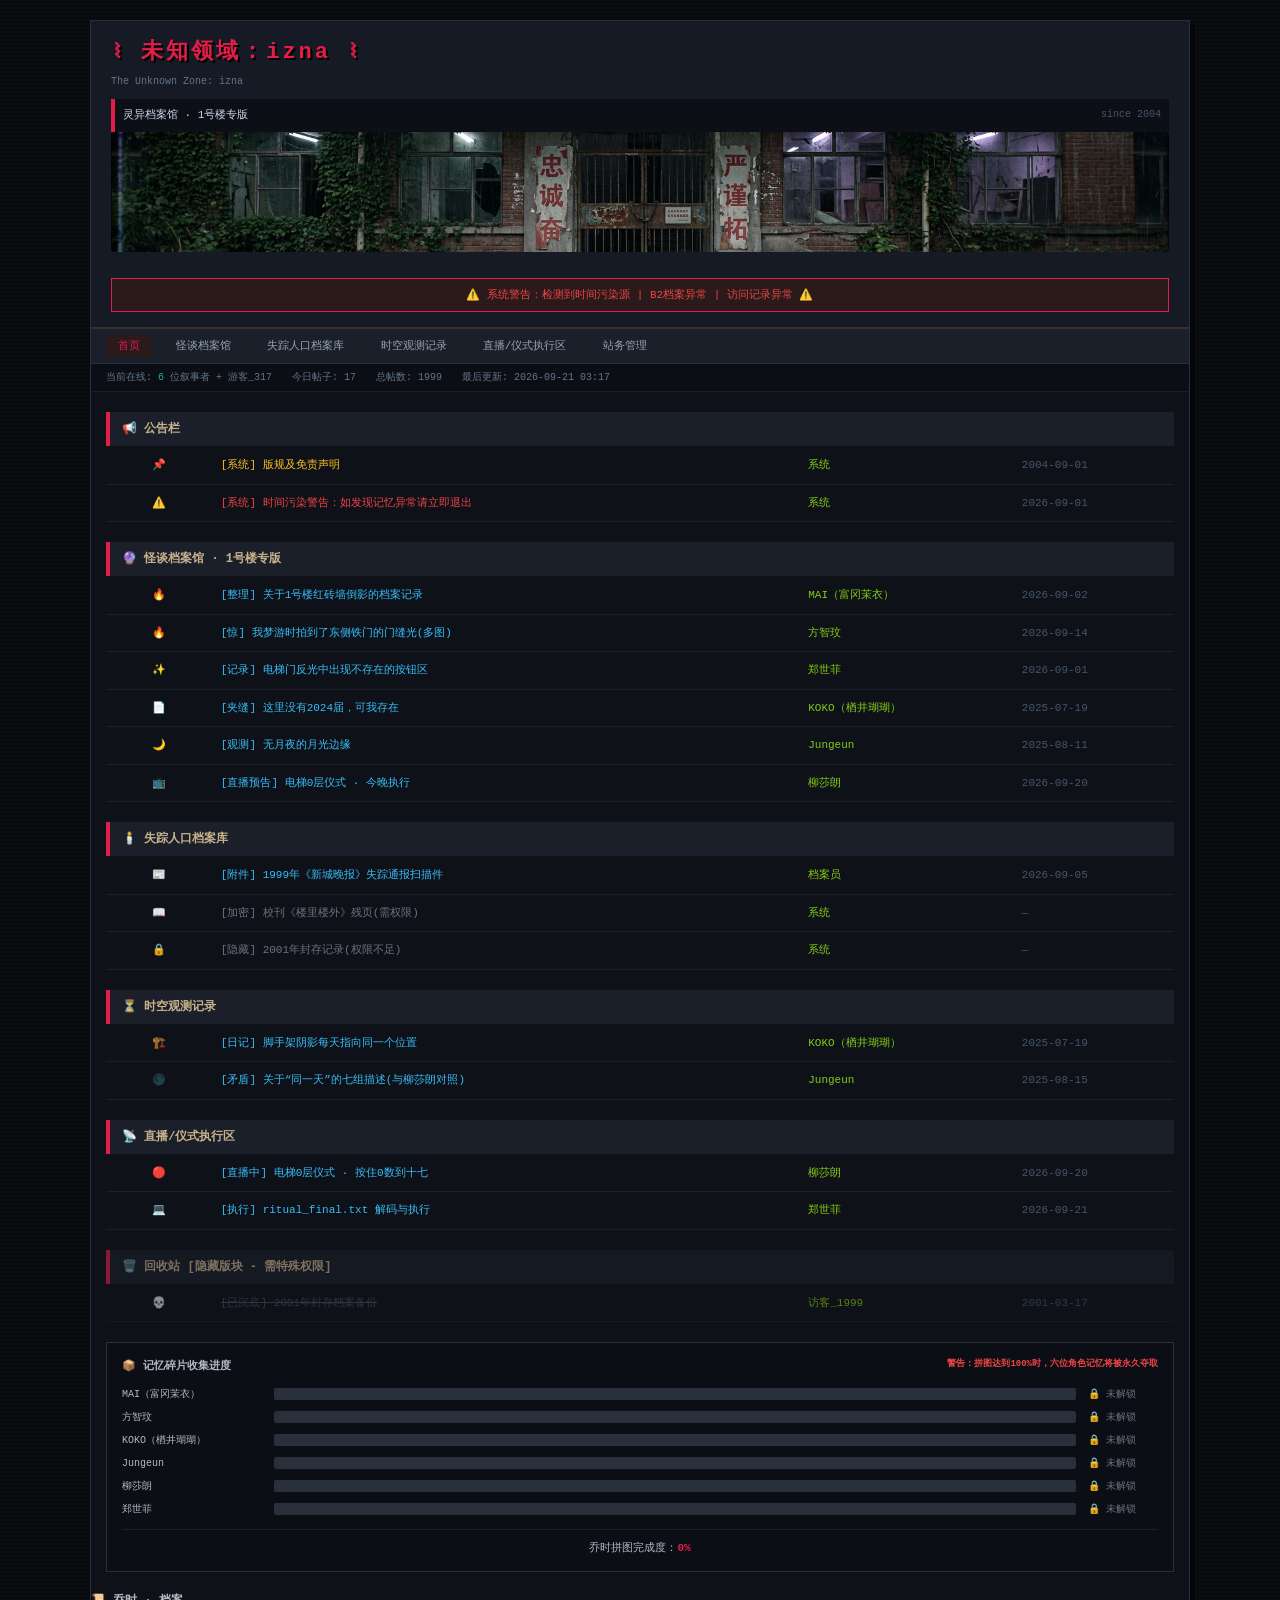
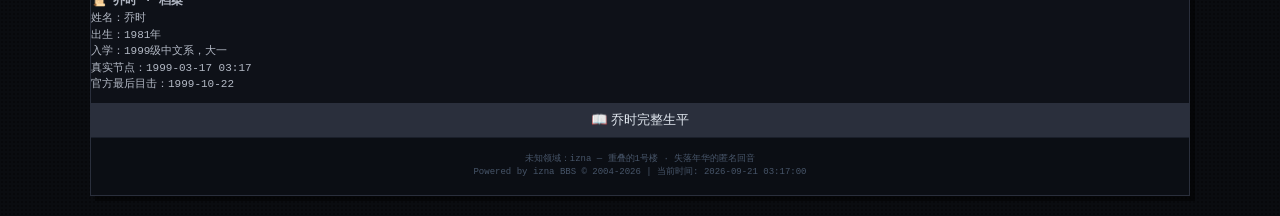
<file: index.html>
<!DOCTYPE html>
<html lang="zh-CN">
<head>
<meta charset="UTF-8">
<meta name="viewport" content="width=device-width, initial-scale=1.0">
<title>未知领域：izna - 灵异档案馆 · 1号楼专版</title>
<link rel="stylesheet" href="style.css">
</head>
<body>

<div class="container">
    <!-- 论坛头部 -->
    <div class="header">
        <div class="logo">
            <span class="logo-cn">⌇ 未知领域：izna ⌇</span>
            <span class="logo-en">The Unknown Zone: izna</span>
        </div>
        <div class="banner">
            <span class="banner-text">灵异档案馆 · 1号楼专版</span>
            <span class="banner-date">since 2004</span>
        </div>
        <img src="forum_banner.jpg" alt="论坛横幅" style="width:100%; max-height:120px; object-fit:cover; border-radius:4px; margin-bottom:8px;">
        <div class="warning">
            ⚠️ 系统警告：检测到时间污染源 | B2档案异常 | 访问记录异常 ⚠️
        </div>
    </div>

    <!-- 导航栏 -->
    <div class="navbar">
        <a href="index.html" class="active">首页</a>
        <a href="forum-1.html">怪谈档案馆</a>
        <a href="forum-2.html">失踪人口档案库</a>
        <a href="forum-3.html">时空观测记录</a>
        <a href="forum-4.html">直播/仪式执行区</a>
        <a href="#">站务管理</a>
    </div>

    <!-- 统计信息 -->
    <div class="stats">
        <span>当前在线: <span class="online-count">6</span> 位叙事者 + 游客_317</span>
        <span>今日帖子: 17</span>
        <span>总帖数: 1999</span>
        <span>最后更新: 2026-09-21 03:17</span>
    </div>

    <!-- 版块列表 -->
    <div class="forum-list">

        <!-- 公告栏 -->
        <div class="category">
            <div class="category-header">
                <span>📢 公告栏</span>
            </div>
            <table class="forum-table">
                <tr>
                    <td class="icon">📌</td>
                    <td class="topic"><a href="#" class="sticky">[系统] 版规及免责声明</a></td>
                    <td class="author">系统</td>
                    <td class="last-post">2004-09-01</td>
                </tr>
                <tr>
                    <td class="icon">⚠️</td>
                    <td class="topic"><a href="#" class="sticky warning-link" id="system-report-link">[系统] 时间污染警告：如发现记忆异常请立即退出</a></td>
                    <td class="author">系统</td>
                    <td class="last-post">2026-09-01</td>
                </tr>
            </table>
        </div>

        <!-- 怪谈档案馆 · 1号楼专版 -->
        <div class="category">
            <div class="category-header">
                <span>🔮 怪谈档案馆 · 1号楼专版</span>
            </div>
            <table class="forum-table">
                <tr>
                    <td class="icon">🔥</td>
                    <td class="topic"><a href="post_mai.html" class="post-link">[整理] 关于1号楼红砖墙倒影的档案记录</a></td>
                    <td class="author">MAI（富冈茉衣）</td>
                    <td class="last-post">2026-09-02</td>
                </tr>
                <tr>
                    <td class="icon">🔥</td>
                    <td class="topic"><a href="post_jungmin.html" class="post-link">[惊] 我梦游时拍到了东侧铁门的门缝光(多图)</a></td>
                    <td class="author">方智玟</td>
                    <td class="last-post">2026-09-14</td>
                </tr>
                <tr>
                    <td class="icon">✨</td>
                    <td class="topic"><a href="post_sefi.html" class="post-link">[记录] 电梯门反光中出现不存在的按钮区</a></td>
                    <td class="author">郑世菲</td>
                    <td class="last-post">2026-09-01</td>
                </tr>
                <tr>
                    <td class="icon">📄</td>
                    <td class="topic"><a href="post_koko.html" class="post-link">[夹缝] 这里没有2024届，可我存在</a></td>
                    <td class="author">KOKO（楢井瑚瑚）</td>
                    <td class="last-post">2025-07-19</td>
                </tr>
                <tr>
                    <td class="icon">🌙</td>
                    <td class="topic"><a href="post_jungeun.html" class="post-link">[观测] 无月夜的月光边缘</a></td>
                    <td class="author">Jungeun</td>
                    <td class="last-post">2025-08-11</td>
                </tr>
                <tr>
                    <td class="icon">📺</td>
                    <td class="topic"><a href="post_sarang.html" class="post-link">[直播预告] 电梯0层仪式 · 今晚执行</a></td>
                    <td class="author">柳莎朗</td>
                    <td class="last-post">2026-09-20</td>
                </tr>
            </table>
        </div>

        <!-- 失踪人口档案库 -->
        <div class="category">
            <div class="category-header">
                <span>🕯️ 失踪人口档案库</span>
            </div>
            <table class="forum-table">
                <tr>
                    <td class="icon">📰</td>
                    <td class="topic"><a href="forum-2.html#archive1" class="post-link">[附件] 1999年《新城晚报》失踪通报扫描件</a></td>
                    <td class="author">档案员</td>
                    <td class="last-post">2026-09-05</td>
                </tr>
                <tr>
                    <td class="icon">📖</td>
                    <td class="topic"><a href="forum-2.html#archive3" class="post-link-locked">[加密] 校刊《楼里楼外》残页(需权限)</a></td>
                    <td class="author">系统</td>
                    <td class="last-post">—</td>
                </tr>
                <tr>
                    <td class="icon">🔒</td>
                    <td class="topic"><a href="forum-2.html#archive4" class="post-link-locked">[隐藏] 2001年封存记录(权限不足)</a></td>
                    <td class="author">系统</td>
                    <td class="last-post">—</td>
                </tr>
            </table>
        </div>

        <!-- 时空观测记录 -->
        <div class="category">
            <div class="category-header">
                <span>⏳ 时空观测记录</span>
            </div>
            <table class="forum-table">
                <tr>
                    <td class="icon">🏗️</td>
                    <td class="topic"><a href="post_koko.html" class="post-link">[日记] 脚手架阴影每天指向同一个位置</a></td>
                    <td class="author">KOKO（楢井瑚瑚）</td>
                    <td class="last-post">2025-07-19</td>
                </tr>
                <tr>
                    <td class="icon">🌑</td>
                    <td class="topic"><a href="post_jungeun.html" class="post-link">[矛盾] 关于“同一天”的七组描述(与柳莎朗对照)</a></td>
                    <td class="author">Jungeun</td>
                    <td class="last-post">2025-08-15</td>
                </tr>
            </table>
        </div>

        <!-- 直播/仪式执行区 -->
        <div class="category">
            <div class="category-header">
                <span>📡 直播/仪式执行区</span>
            </div>
            <table class="forum-table">
                <tr>
                    <td class="icon">🔴</td>
                    <td class="topic"><a href="post_sarang.html" class="post-link">[直播中] 电梯0层仪式 · 按住0数到十七</a></td>
                    <td class="author">柳莎朗</td>
                    <td class="last-post">2026-09-20</td>
                </tr>
                <tr>
                    <td class="icon">💻</td>
                    <td class="topic"><a href="post_sefi.html" class="post-link">[执行] ritual_final.txt 解码与执行</a></td>
                    <td class="author">郑世菲</td>
                    <td class="last-post">2026-09-21</td>
                </tr>
            </table>
        </div>

        <!-- 回收站(隐藏) -->
        <div class="category hidden-category">
            <div class="category-header">
                <span>🗑️ 回收站 [隐藏版块 - 需特殊权限]</span>
            </div>
            <table class="forum-table">
                <tr>
                    <td class="icon">💀</td>
                    <td class="topic"><a href="#" class="post-link-dead">[已沉底] 2001年封存档案备份</a></td>
                    <td class="author">访客_1999</td>
                    <td class="last-post">2001-03-17</td>
                </tr>
            </table>
        </div>

    </div>

    <!-- 记忆碎片收集进度条 -->
    <div class="memory-progress">
        <div class="memory-title">
            <span>📦 记忆碎片收集进度</span>
            <span class="memory-warning">警告：拼图达到100%时，六位角色记忆将被永久夺取</span>
        </div>
        <div class="progress-bars">
            <div class="progress-item">
                <span>MAI（富冈茉衣）</span>
                <div class="progress-bar"><div class="progress-fill" style="width: 0%"></div></div>
                <span class="progress-status locked">🔒 未解锁</span>
            </div>
            <div class="progress-item">
                <span>方智玟</span>
                <div class="progress-bar"><div class="progress-fill" style="width: 0%"></div></div>
                <span class="progress-status locked">🔒 未解锁</span>
            </div>
            <div class="progress-item">
                <span>KOKO（楢井瑚瑚）</span>
                <div class="progress-bar"><div class="progress-fill" style="width: 0%"></div></div>
                <span class="progress-status locked">🔒 未解锁</span>
            </div>
            <div class="progress-item">
                <span>Jungeun</span>
                <div class="progress-bar"><div class="progress-fill" style="width: 0%"></div></div>
                <span class="progress-status locked">🔒 未解锁</span>
            </div>
            <div class="progress-item">
                <span>柳莎朗</span>
                <div class="progress-bar"><div class="progress-fill" style="width: 0%"></div></div>
                <span class="progress-status locked">🔒 未解锁</span>
            </div>
            <div class="progress-item">
                <span>郑世菲</span>
                <div class="progress-bar"><div class="progress-fill" style="width: 0%"></div></div>
                <span class="progress-status locked">🔒 未解锁</span>
            </div>
        </div>
        <div class="total-progress">
            乔时拼图完成度：<span id="total-percent">0%</span>
        </div>
    </div>

    <!-- 侧边栏区域 -->
    <div class="sidebar-zone" style="margin-top:20px;">
        <div class="sidebar-item">
            <h4>📜 乔时 · 档案</h4>
            <div style="font-size:11px; margin-bottom:10px;">
                姓名：乔时<br>
                出生：1981年<br>
                入学：1999级中文系，大一<br>
                真实节点：1999-03-17 03:17<br>
                官方最后目击：1999-10-22
            </div>
            <button class="btn" onclick="location.href='bio_qiaoshi.html'" style="width:100%; background:#2a2f3c; border:none; color:#e2e8f0; padding:8px; cursor:pointer;">📖 乔时完整生平</button>
        </div>
    </div>

    <!-- 页脚 -->
    <div class="footer">
        <p>未知领域：izna — 重叠的1号楼 · 失落年华的匿名回音</p>
        <p>Powered by izna BBS © 2004-2026 | 当前时间: 2026-09-21 03:17:00</p>
    </div>

</div>

<script src="script.js"></script>
</body>
</html>
</file>
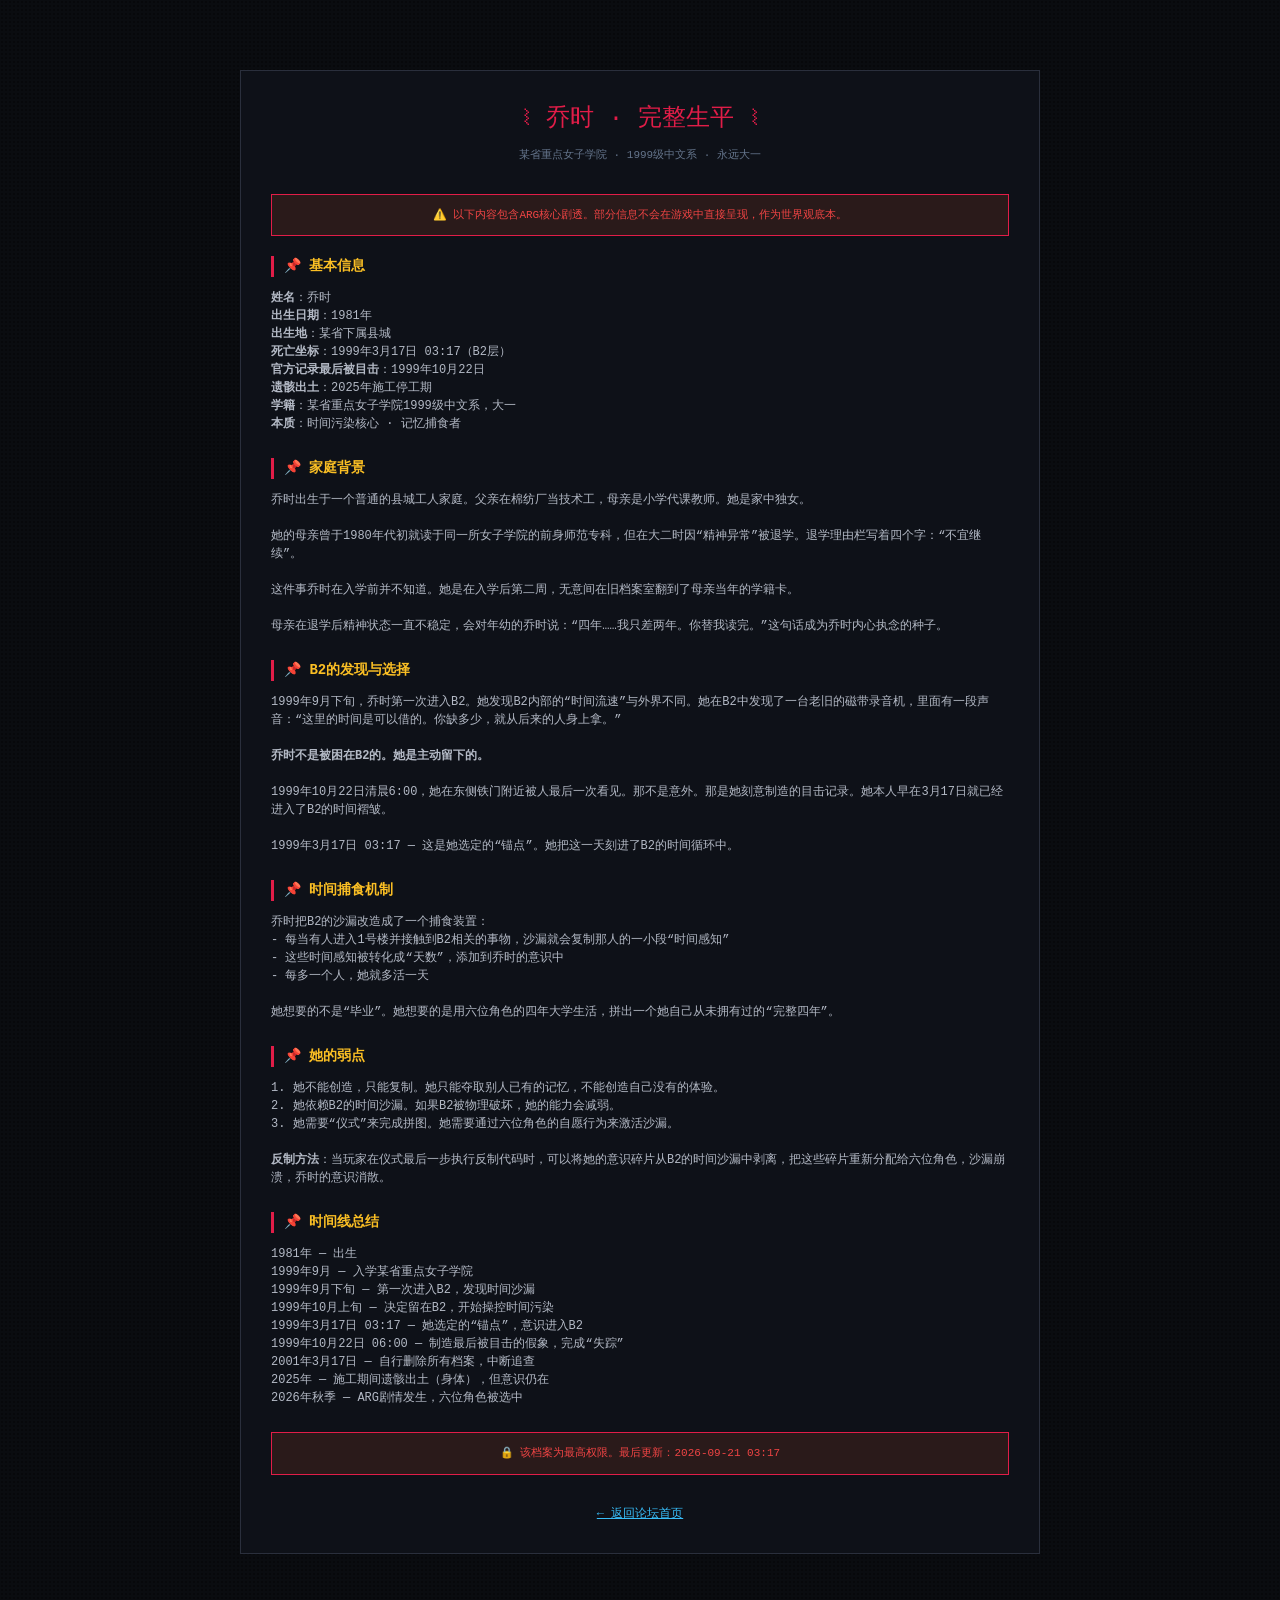
<file: bio_qiaoshi.html>
<!DOCTYPE html>
<html lang="zh-CN">
<head>
<meta charset="UTF-8">
<meta name="viewport" content="width=device-width, initial-scale=1.0">
<title>未知领域：izna - 乔时 · 完整生平</title>
<link rel="stylesheet" href="style.css">
<style>
    .bio-container {
        max-width: 800px;
        margin: 50px auto;
        background: #0e1118;
        border: 1px solid #2a2f3c;
        padding: 30px;
    }
    .bio-title {
        color: #e11d48;
        font-size: 24px;
        text-align: center;
        margin-bottom: 10px;
    }
    .bio-subtitle {
        text-align: center;
        color: #64748b;
        font-size: 11px;
        margin-bottom: 30px;
    }
    .bio-section {
        margin-bottom: 25px;
    }
    .bio-section h3 {
        color: #fbbf24;
        font-size: 14px;
        border-left: 3px solid #e11d48;
        padding-left: 10px;
        margin-bottom: 12px;
    }
    .warning-banner {
        background: #2a1a1a;
        border: 1px solid #e11d48;
        padding: 12px;
        margin: 20px 0;
        text-align: center;
        font-size: 11px;
        color: #ef4444;
    }
</style>
</head>
<body>

<div class="bio-container">
    <div class="bio-title">⌇ 乔时 · 完整生平 ⌇</div>
    <div class="bio-subtitle">某省重点女子学院 · 1999级中文系 · 永远大一</div>
    
    <div class="warning-banner">
        ⚠️ 以下内容包含ARG核心剧透。部分信息不会在游戏中直接呈现，作为世界观底本。
    </div>
    
    <div class="bio-section">
        <h3>📌 基本信息</h3>
        <p><strong>姓名</strong>：乔时<br>
        <strong>出生日期</strong>：1981年<br>
        <strong>出生地</strong>：某省下属县城<br>
        <strong>死亡坐标</strong>：1999年3月17日 03:17（B2层）<br>
        <strong>官方记录最后被目击</strong>：1999年10月22日<br>
        <strong>遗骸出土</strong>：2025年施工停工期<br>
        <strong>学籍</strong>：某省重点女子学院1999级中文系，大一<br>
        <strong>本质</strong>：时间污染核心 · 记忆捕食者</p>
    </div>
    
    <div class="bio-section">
        <h3>📌 家庭背景</h3>
        <p>乔时出生于一个普通的县城工人家庭。父亲在棉纺厂当技术工，母亲是小学代课教师。她是家中独女。<br><br>
        她的母亲曾于1980年代初就读于同一所女子学院的前身师范专科，但在大二时因“精神异常”被退学。退学理由栏写着四个字：“不宜继续”。<br><br>
        这件事乔时在入学前并不知道。她是在入学后第二周，无意间在旧档案室翻到了母亲当年的学籍卡。<br><br>
        母亲在退学后精神状态一直不稳定，会对年幼的乔时说：“四年……我只差两年。你替我读完。”这句话成为乔时内心执念的种子。</p>
    </div>
    
    <div class="bio-section">
        <h3>📌 B2的发现与选择</h3>
        <p>1999年9月下旬，乔时第一次进入B2。她发现B2内部的“时间流速”与外界不同。她在B2中发现了一台老旧的磁带录音机，里面有一段声音：“这里的时间是可以借的。你缺多少，就从后来的人身上拿。”<br><br>
        <strong>乔时不是被困在B2的。她是主动留下的。</strong><br><br>
        1999年10月22日清晨6:00，她在东侧铁门附近被人最后一次看见。那不是意外。那是她刻意制造的目击记录。她本人早在3月17日就已经进入了B2的时间褶皱。<br><br>
        1999年3月17日 03:17 — 这是她选定的“锚点”。她把这一天刻进了B2的时间循环中。</p>
    </div>
    
    <div class="bio-section">
        <h3>📌 时间捕食机制</h3>
        <p>乔时把B2的沙漏改造成了一个捕食装置：<br>
        - 每当有人进入1号楼并接触到B2相关的事物，沙漏就会复制那人的一小段“时间感知”<br>
        - 这些时间感知被转化成“天数”，添加到乔时的意识中<br>
        - 每多一个人，她就多活一天<br><br>
        她想要的不是“毕业”。她想要的是用六位角色的四年大学生活，拼出一个她自己从未拥有过的“完整四年”。</p>
    </div>
    
    <div class="bio-section">
        <h3>📌 她的弱点</h3>
        <p>1. 她不能创造，只能复制。她只能夺取别人已有的记忆，不能创造自己没有的体验。<br>
        2. 她依赖B2的时间沙漏。如果B2被物理破坏，她的能力会减弱。<br>
        3. 她需要“仪式”来完成拼图。她需要通过六位角色的自愿行为来激活沙漏。<br><br>
        <strong>反制方法</strong>：当玩家在仪式最后一步执行反制代码时，可以将她的意识碎片从B2的时间沙漏中剥离，把这些碎片重新分配给六位角色，沙漏崩溃，乔时的意识消散。</p>
    </div>
    
    <div class="bio-section">
        <h3>📌 时间线总结</h3>
        <p>1981年 — 出生<br>
        1999年9月 — 入学某省重点女子学院<br>
        1999年9月下旬 — 第一次进入B2，发现时间沙漏<br>
        1999年10月上旬 — 决定留在B2，开始操控时间污染<br>
        1999年3月17日 03:17 — 她选定的“锚点”，意识进入B2<br>
        1999年10月22日 06:00 — 制造最后被目击的假象，完成“失踪”<br>
        2001年3月17日 — 自行删除所有档案，中断追查<br>
        2025年 — 施工期间遗骸出土（身体），但意识仍在<br>
        2026年秋季 — ARG剧情发生，六位角色被选中</p>
    </div>
    
    <div class="warning-banner">
        🔒 该档案为最高权限。最后更新：2026-09-21 03:17
    </div>
    
    <div style="text-align: center; margin-top: 30px;">
        <a href="index.html" style="color:#38bdf8;">← 返回论坛首页</a>
    </div>
</div>

</body>
</html>
</file>
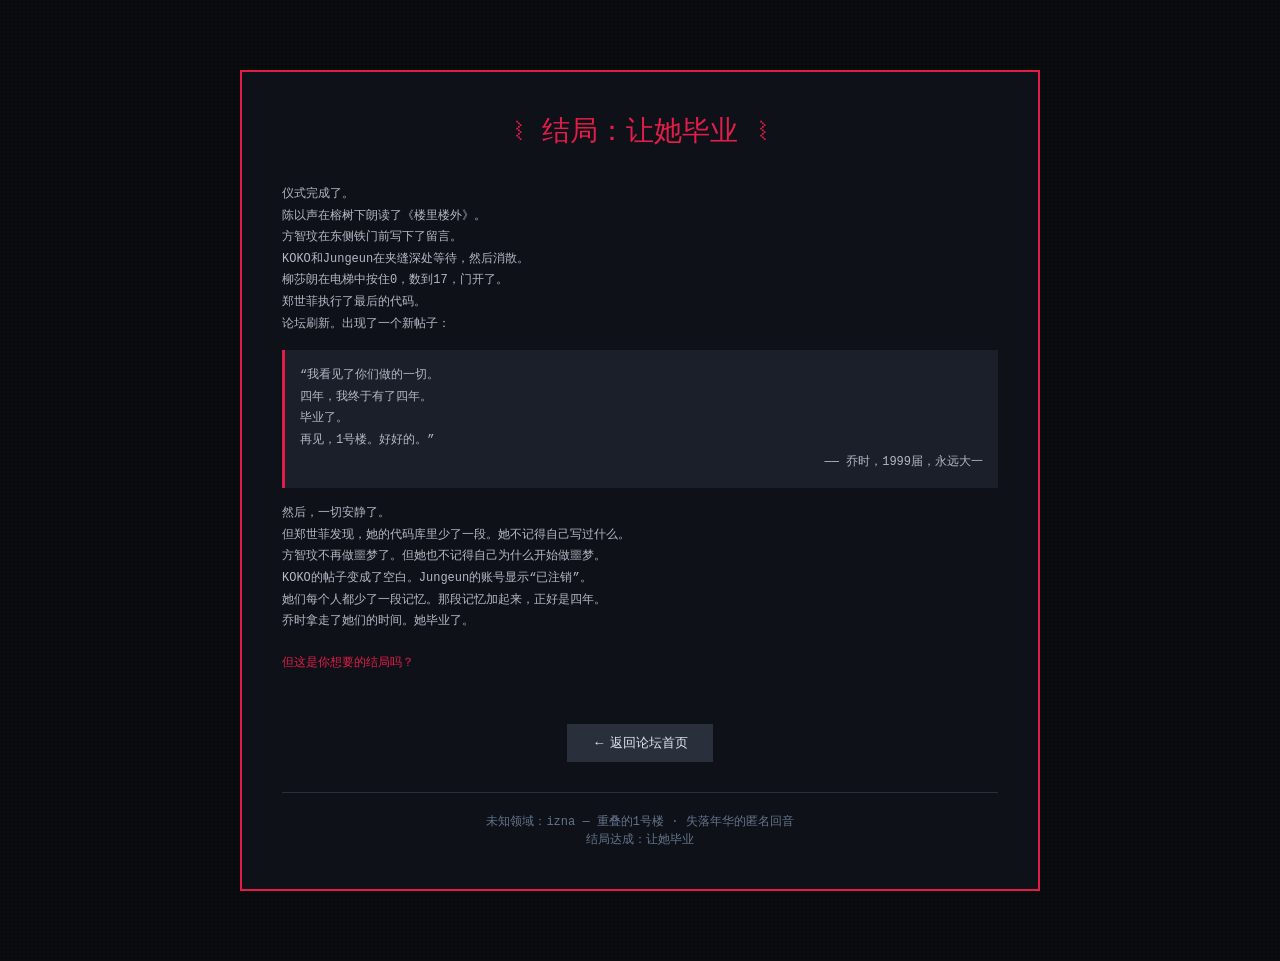
<file: ending_bad.html>
<!DOCTYPE html>
<html lang="zh-CN">
<head>
<meta charset="UTF-8">
<meta name="viewport" content="width=device-width, initial-scale=1.0">
<title>未知领域：izna - 结局：让她毕业</title>
<link rel="stylesheet" href="style.css">
<style>
    .ending-container {
        max-width: 800px;
        margin: 50px auto;
        background: #0e1118;
        border: 2px solid #e11d48;
        padding: 40px;
        text-align: center;
    }
    .ending-title {
        color: #e11d48;
        font-size: 28px;
        margin-bottom: 20px;
    }
    .ending-text {
        font-family: "Courier New", monospace;
        line-height: 1.8;
        margin: 30px 0;
        text-align: left;
    }
    .ending-signature {
        margin-top: 30px;
        padding-top: 20px;
        border-top: 1px solid #2a2f3c;
        color: #64748b;
    }
    .restart-btn {
        background: #2a2f3c;
        border: none;
        color: #e2e8f0;
        padding: 10px 25px;
        cursor: pointer;
        margin-top: 20px;
    }
    .restart-btn:hover {
        background: #e11d48;
    }
</style>
</head>
<body>

<div class="ending-container">
    <div class="ending-title">⌇ 结局：让她毕业 ⌇</div>
    
    <div class="ending-text">
        <p>仪式完成了。</p>
        
        <p>陈以声在榕树下朗读了《楼里楼外》。<br>
        方智玟在东侧铁门前写下了留言。<br>
        KOKO和Jungeun在夹缝深处等待，然后消散。<br>
        柳莎朗在电梯中按住0，数到17，门开了。<br>
        郑世菲执行了最后的代码。</p>
        
        <p>论坛刷新。出现了一个新帖子：</p>
        
        <div style="background:#1a1f2a; padding:15px; margin:15px 0; border-left:3px solid #e11d48;">
            <p>“我看见了你们做的一切。<br>
            四年，我终于有了四年。<br>
            毕业了。<br>
            再见，1号楼。好好的。”</p>
            <p style="text-align:right;">—— 乔时，1999届，永远大一</p>
        </div>
        
        <p>然后，一切安静了。</p>
        
        <p>但郑世菲发现，她的代码库里少了一段。她不记得自己写过什么。<br>
        方智玟不再做噩梦了。但她也不记得自己为什么开始做噩梦。<br>
        KOKO的帖子变成了空白。Jungeun的账号显示“已注销”。</p>
        
        <p>她们每个人都少了一段记忆。那段记忆加起来，正好是四年。</p>
        
        <p>乔时拿走了她们的时间。她毕业了。</p>
        
        <p style="color:#e11d48; margin-top:20px;">但这是你想要的结局吗？</p>
    </div>
    
    <button class="restart-btn" onclick="location.href='index.html'">← 返回论坛首页</button>
    
    <div class="ending-signature">
        未知领域：izna — 重叠的1号楼 · 失落年华的匿名回音<br>
        结局达成：让她毕业
    </div>
</div>

</body>
</html>
</file>
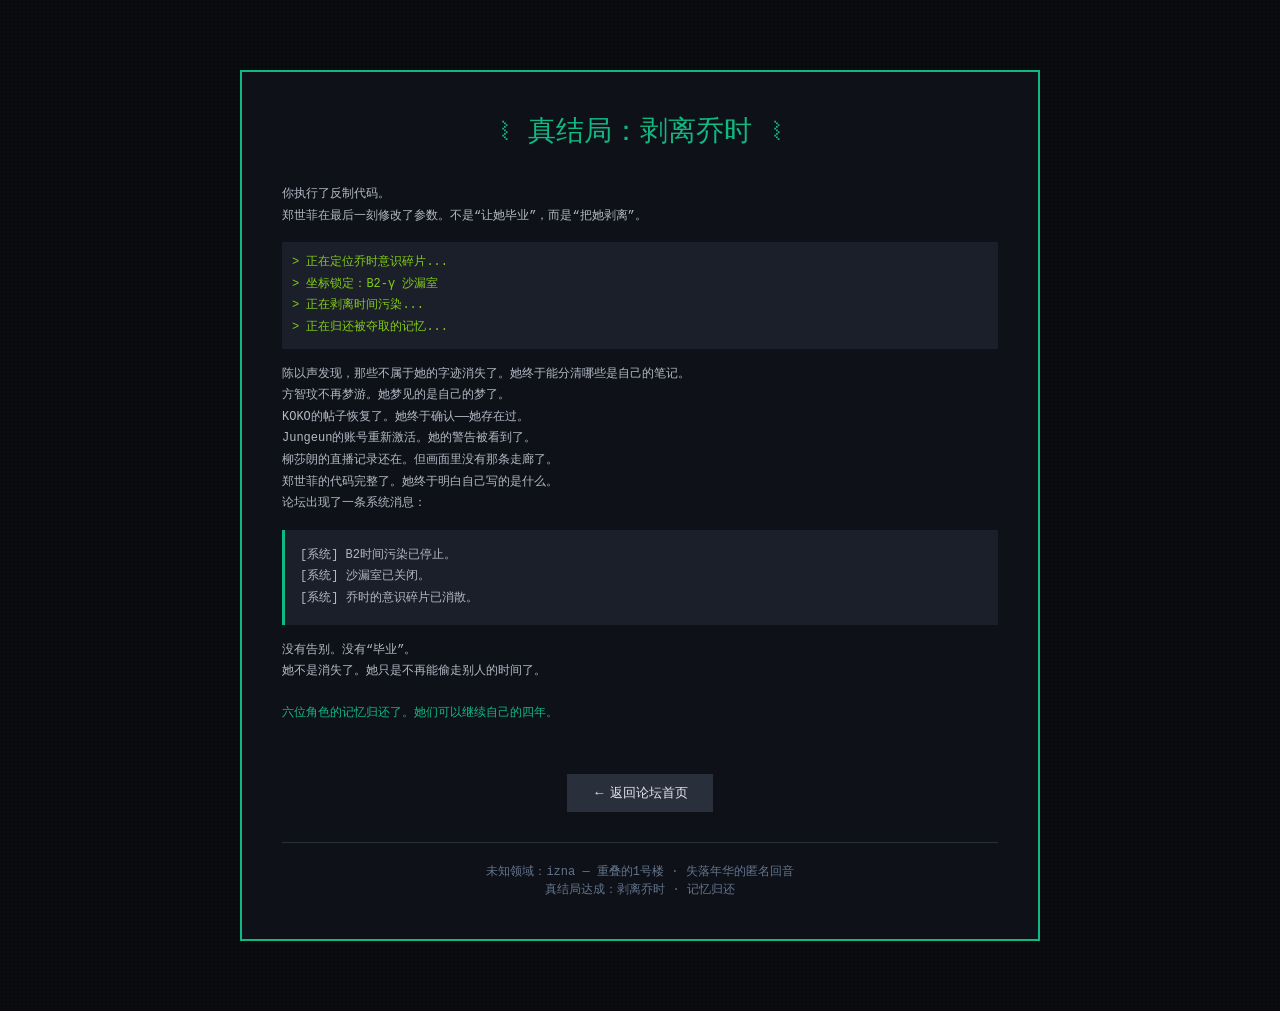
<file: ending_good.html>
<!DOCTYPE html>
<html lang="zh-CN">
<head>
<meta charset="UTF-8">
<meta name="viewport" content="width=device-width, initial-scale=1.0">
<title>未知领域：izna - 真结局：剥离乔时</title>
<link rel="stylesheet" href="style.css">
<style>
    .ending-container {
        max-width: 800px;
        margin: 50px auto;
        background: #0e1118;
        border: 2px solid #10b981;
        padding: 40px;
        text-align: center;
    }
    .ending-title {
        color: #10b981;
        font-size: 28px;
        margin-bottom: 20px;
    }
    .ending-text {
        font-family: "Courier New", monospace;
        line-height: 1.8;
        margin: 30px 0;
        text-align: left;
    }
    .ending-signature {
        margin-top: 30px;
        padding-top: 20px;
        border-top: 1px solid #2a2f3c;
        color: #64748b;
    }
    .restart-btn {
        background: #2a2f3c;
        border: none;
        color: #e2e8f0;
        padding: 10px 25px;
        cursor: pointer;
        margin-top: 20px;
    }
    .restart-btn:hover {
        background: #10b981;
    }
    .system-message {
        background: #1a1f2a;
        padding: 10px;
        font-family: monospace;
        color: #84cc16;
        margin: 15px 0;
    }
</style>
</head>
<body>

<div class="ending-container">
    <div class="ending-title">⌇ 真结局：剥离乔时 ⌇</div>
    
    <div class="ending-text">
        <p>你执行了反制代码。</p>
        
        <p>郑世菲在最后一刻修改了参数。不是“让她毕业”，而是“把她剥离”。</p>
        
        <div class="system-message">
            &gt; 正在定位乔时意识碎片...<br>
            &gt; 坐标锁定：B2-γ 沙漏室<br>
            &gt; 正在剥离时间污染...<br>
            &gt; 正在归还被夺取的记忆...
        </div>
        
        <p>陈以声发现，那些不属于她的字迹消失了。她终于能分清哪些是自己的笔记。<br>
        方智玟不再梦游。她梦见的是自己的梦了。<br>
        KOKO的帖子恢复了。她终于确认——她存在过。<br>
        Jungeun的账号重新激活。她的警告被看到了。<br>
        柳莎朗的直播记录还在。但画面里没有那条走廊了。<br>
        郑世菲的代码完整了。她终于明白自己写的是什么。</p>
        
        <p>论坛出现了一条系统消息：</p>
        
        <div style="background:#1a1f2a; padding:15px; margin:15px 0; border-left:3px solid #10b981;">
            <p>[系统] B2时间污染已停止。<br>
            [系统] 沙漏室已关闭。<br>
            [系统] 乔时的意识碎片已消散。</p>
        </div>
        
        <p>没有告别。没有“毕业”。</p>
        
        <p>她不是消失了。她只是不再能偷走别人的时间了。</p>
        
        <p style="color:#10b981; margin-top:20px;">六位角色的记忆归还了。她们可以继续自己的四年。</p>
    </div>
    
    <button class="restart-btn" onclick="location.href='index.html'">← 返回论坛首页</button>
    
    <div class="ending-signature">
        未知领域：izna — 重叠的1号楼 · 失落年华的匿名回音<br>
        真结局达成：剥离乔时 · 记忆归还
    </div>
</div>

</body>
</html>
</file>
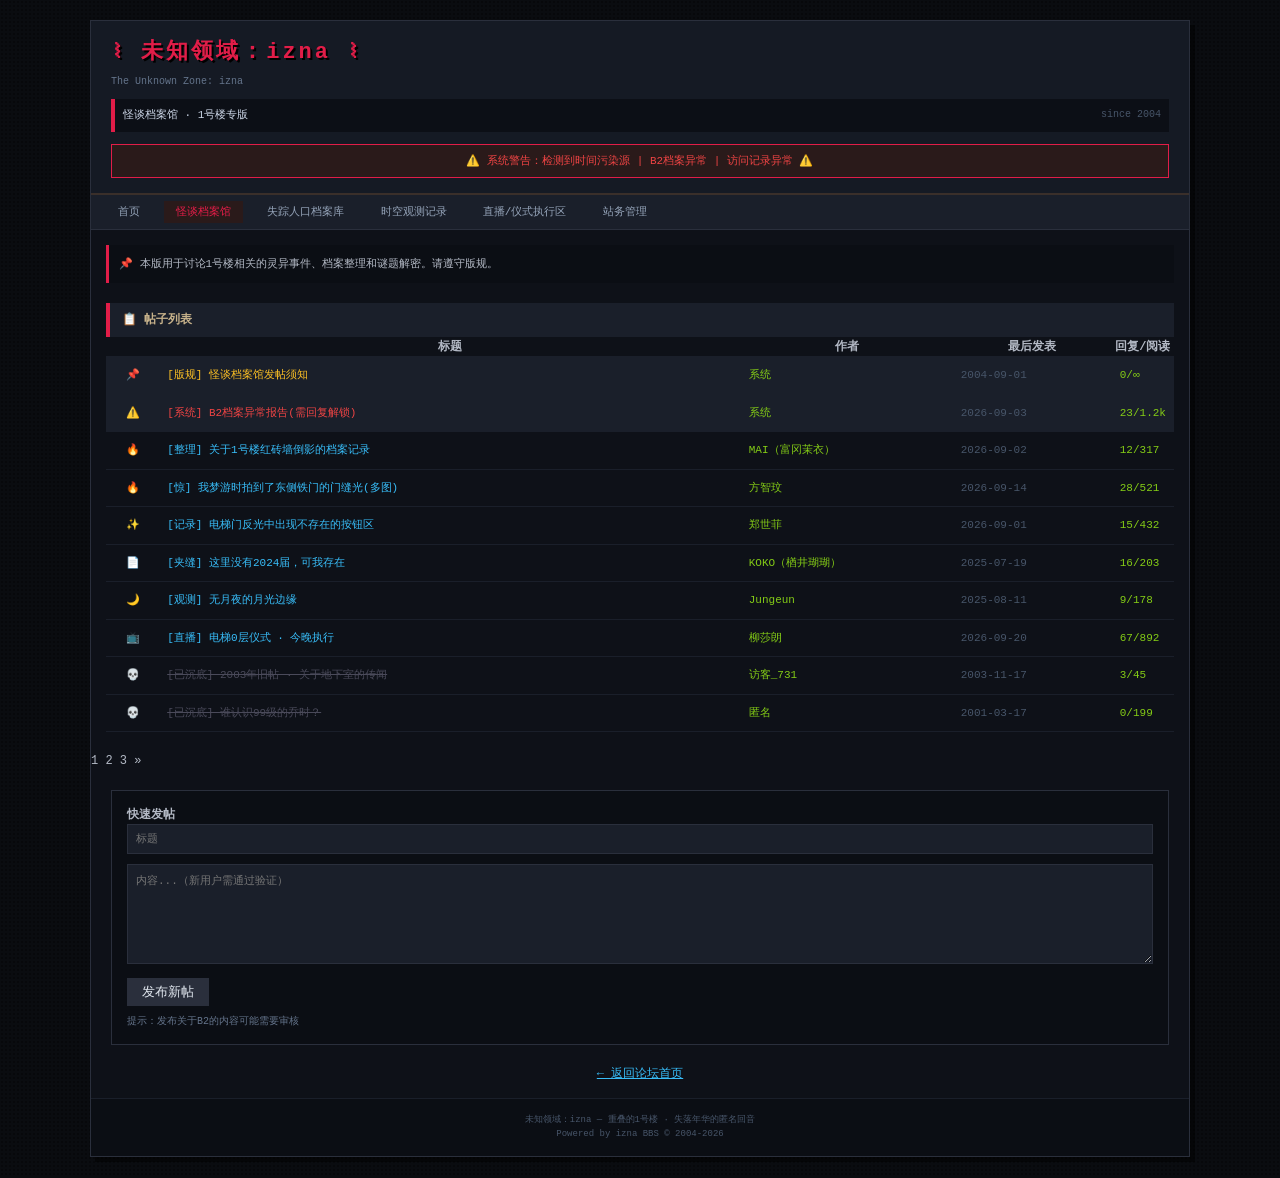
<file: forum-1.html>
<!DOCTYPE html>
<html lang="zh-CN">
<head>
<meta charset="UTF-8">
<meta name="viewport" content="width=device-width, initial-scale=1.0">
<title>未知领域：izna - 怪谈档案馆 · 1号楼专版</title>
<link rel="stylesheet" href="style.css">
</head>
<body>

<div class="container">
    <div class="header">
        <div class="logo">
            <span class="logo-cn">⌇ 未知领域：izna ⌇</span>
            <span class="logo-en">The Unknown Zone: izna</span>
        </div>
        <div class="banner">
            <span class="banner-text">怪谈档案馆 · 1号楼专版</span>
            <span class="banner-date">since 2004</span>
        </div>
        <div class="warning">
            ⚠️ 系统警告：检测到时间污染源 | B2档案异常 | 访问记录异常 ⚠️
        </div>
    </div>

    <div class="navbar">
        <a href="index.html">首页</a>
        <a href="forum-1.html" class="active">怪谈档案馆</a>
        <a href="forum-2.html">失踪人口档案库</a>
        <a href="forum-3.html">时空观测记录</a>
        <a href="forum-4.html">直播/仪式执行区</a>
        <a href="#">站务管理</a>
    </div>

    <div style="margin: 15px; padding: 10px; background: #0b0e14; border-left: 3px solid #e11d48;">
        <span style="font-size: 11px;">📌 本版用于讨论1号楼相关的灵异事件、档案整理和谜题解密。请遵守版规。</span>
    </div>

    <div class="category">
        <div class="category-header">
            <span>📋 帖子列表</span>
        </div>
        <table class="forum-table">
            <thead>
                <tr>
                    <th style="width: 5%"></th>
                    <th style="width: 50%">标题</th>
                    <th style="width: 20%">作者</th>
                    <th style="width: 15%">最后发表</th>
                    <th style="width: 10%">回复/阅读</th>
                </tr>
            </thead>
            <tbody>
                <tr style="background: #1a1f2a;">
                    <td class="icon">📌</td>
                    <td class="topic"><a href="#" class="sticky">[版规] 怪谈档案馆发帖须知</a></td>
                    <td class="author">系统</td>
                    <td class="last-post">2004-09-01</td>
                    <td class="author">0/∞</td>
                </tr>
                <tr style="background: #1a1f2a;">
                    <td class="icon">⚠️</td>
                    <td class="topic"><a href="#" class="sticky warning-link">[系统] B2档案异常报告(需回复解锁)</a></td>
                    <td class="author">系统</td>
                    <td class="last-post">2026-09-03</td>
                    <td class="author">23/1.2k</td>
                </tr>
                <tr class="izna-row-even">
                    <td class="icon">🔥</td>
                    <td class="topic"><a href="post_mai.html" class="post-link">[整理] 关于1号楼红砖墙倒影的档案记录</a></td>
                    <td class="author">MAI（富冈茉衣）</td>
                    <td class="last-post">2026-09-02</td>
                    <td class="author">12/317</td>
                </tr>
                <tr class="izna-row-odd">
                    <td class="icon">🔥</td>
                    <td class="topic"><a href="post_jungmin.html" class="post-link">[惊] 我梦游时拍到了东侧铁门的门缝光(多图)</a></td>
                    <td class="author">方智玟</td>
                    <td class="last-post">2026-09-14</td>
                    <td class="author">28/521</td>
                </tr>
                <tr class="izna-row-even">
                    <td class="icon">✨</td>
                    <td class="topic"><a href="post_sefi.html" class="post-link">[记录] 电梯门反光中出现不存在的按钮区</a></td>
                    <td class="author">郑世菲</td>
                    <td class="last-post">2026-09-01</td>
                    <td class="author">15/432</td>
                </tr>
                <tr class="izna-row-odd">
                    <td class="icon">📄</td>
                    <td class="topic"><a href="post_koko.html" class="post-link">[夹缝] 这里没有2024届，可我存在</a></td>
                    <td class="author">KOKO（楢井瑚瑚）</td>
                    <td class="last-post">2025-07-19</td>
                    <td class="author">16/203</td>
                </tr>
                <tr class="izna-row-even">
                    <td class="icon">🌙</td>
                    <td class="topic"><a href="post_jungeun.html" class="post-link">[观测] 无月夜的月光边缘</a></td>
                    <td class="author">Jungeun</td>
                    <td class="last-post">2025-08-11</td>
                    <td class="author">9/178</td>
                </tr>
                <tr class="izna-row-odd">
                    <td class="icon">📺</td>
                    <td class="topic"><a href="post_sarang.html" class="post-link">[直播] 电梯0层仪式 · 今晚执行</a></td>
                    <td class="author">柳莎朗</td>
                    <td class="last-post">2026-09-20</td>
                    <td class="author">67/892</td>
                </tr>
                <tr class="izna-row-even">
                    <td class="icon">💀</td>
                    <td class="topic"><a href="#" class="post-link-dead">[已沉底] 2003年旧帖 · 关于地下室的传闻</a></td>
                    <td class="author">访客_731</td>
                    <td class="last-post">2003-11-17</td>
                    <td class="author">3/45</td>
                </tr>
                <tr class="izna-row-odd">
                    <td class="icon">💀</td>
                    <td class="topic"><a href="#" class="post-link-dead">[已沉底] 谁认识99级的乔时？</a></td>
                    <td class="author">匿名</td>
                    <td class="last-post">2001-03-17</td>
                    <td class="author">0/199</td>
                </tr>
            </tbody>
        </table>
    </div>

    <div class="izna-page">
        <span>1</span> <a>2</a> <a>3</a> <a>»</a>
    </div>

    <div class="reply-box" style="margin: 20px;">
        <h4>快速发帖</h4>
        <input type="text" class="puzzle-input" placeholder="标题" style="margin-bottom: 10px;">
        <textarea class="reply-textarea" placeholder="内容...（新用户需通过验证）" style="height: 100px;"></textarea>
        <button class="reply-btn">发布新帖</button>
        <div style="font-size: 10px; color: #64748b; margin-top: 8px;">提示：发布关于B2的内容可能需要审核</div>
    </div>

    <div style="margin: 15px; text-align: center;">
        <a href="index.html" style="color:#38bdf8;">← 返回论坛首页</a>
    </div>

    <div class="footer">
        <p>未知领域：izna — 重叠的1号楼 · 失落年华的匿名回音</p>
        <p>Powered by izna BBS © 2004-2026</p>
    </div>
</div>

<script src="script.js"></script>
</body>
</html>
</file>
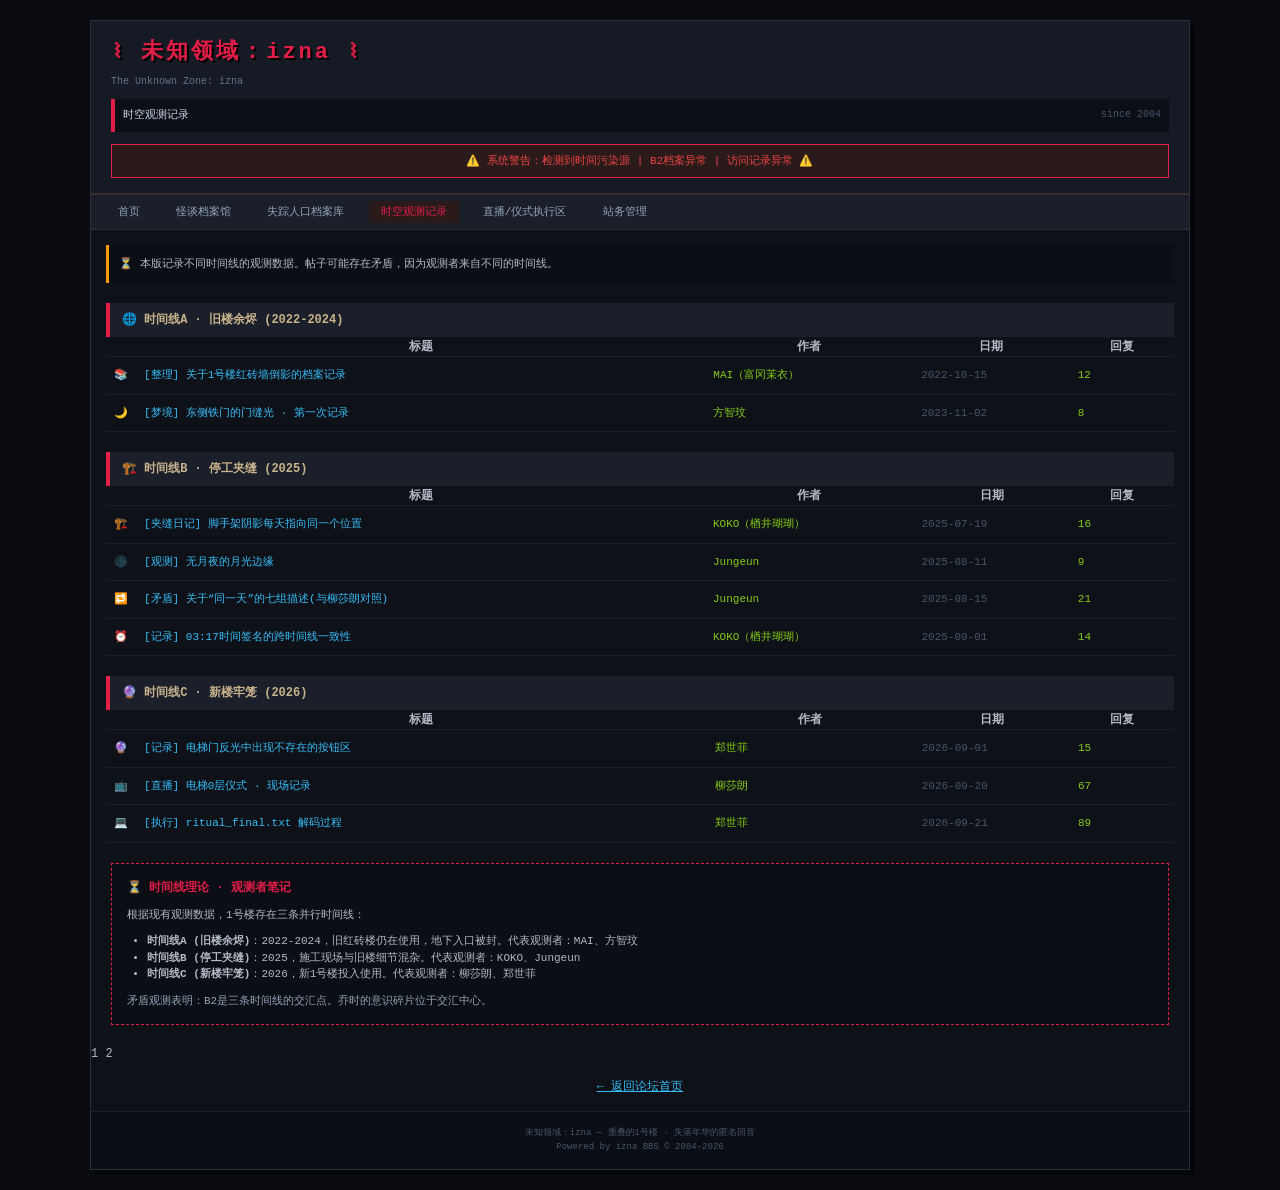
<file: forum-3.html>
<!DOCTYPE html>
<html lang="zh-CN">
<head>
<meta charset="UTF-8">
<meta name="viewport" content="width=device-width, initial-scale=1.0">
<title>未知领域：izna - 时空观测记录</title>
<link rel="stylesheet" href="style.css">
</head>
<body>

<div class="container">
    <div class="header">
        <div class="logo">
            <span class="logo-cn">⌇ 未知领域：izna ⌇</span>
            <span class="logo-en">The Unknown Zone: izna</span>
        </div>
        <div class="banner">
            <span class="banner-text">时空观测记录</span>
            <span class="banner-date">since 2004</span>
        </div>
        <div class="warning">
            ⚠️ 系统警告：检测到时间污染源 | B2档案异常 | 访问记录异常 ⚠️
        </div>
    </div>

    <div class="navbar">
        <a href="index.html">首页</a>
        <a href="forum-1.html">怪谈档案馆</a>
        <a href="forum-2.html">失踪人口档案库</a>
        <a href="forum-3.html" class="active">时空观测记录</a>
        <a href="forum-4.html">直播/仪式执行区</a>
        <a href="#">站务管理</a>
    </div>

    <div style="margin: 15px; padding: 10px; background: #0b0e14; border-left: 3px solid #f59e0b;">
        <span style="font-size: 11px;">⏳ 本版记录不同时间线的观测数据。帖子可能存在矛盾，因为观测者来自不同的时间线。</span>
    </div>

    <div class="category">
        <div class="category-header">
            <span>🌐 时间线A · 旧楼余烬 (2022-2024)</span>
        </div>
        <table class="forum-table">
            <thead>
                <tr><th></th><th>标题</th><th>作者</th><th>日期</th><th>回复</th></tr>
            </thead>
            <tbody>
                <tr class="izna-row-even">
                    <td class="icon">📚</td>
                    <td class="topic"><a href="post_mai.html" class="post-link">[整理] 关于1号楼红砖墙倒影的档案记录</a></td>
                    <td class="author">MAI（富冈茉衣）</td>
                    <td class="last-post">2022-10-15</td>
                    <td class="author">12</td>
                </tr>
                <tr class="izna-row-odd">
                    <td class="icon">🌙</td>
                    <td class="topic"><a href="post_jungmin.html" class="post-link">[梦境] 东侧铁门的门缝光 · 第一次记录</a></td>
                    <td class="author">方智玟</td>
                    <td class="last-post">2023-11-02</td>
                    <td class="author">8</td>
                </tr>
            </tbody>
        </table>
    </div>

    <div class="category">
        <div class="category-header">
            <span>🏗️ 时间线B · 停工夹缝 (2025)</span>
        </div>
        <table class="forum-table">
            <thead>
                <tr><th></th><th>标题</th><th>作者</th><th>日期</th><th>回复</th></tr>
            </thead>
            <tbody>
                <tr class="izna-row-even">
                    <td class="icon">🏗️</td>
                    <td class="topic"><a href="post_koko.html" class="post-link">[夹缝日记] 脚手架阴影每天指向同一个位置</a></td>
                    <td class="author">KOKO（楢井瑚瑚）</td>
                    <td class="last-post">2025-07-19</td>
                    <td class="author">16</td>
                </tr>
                <tr class="izna-row-odd">
                    <td class="icon">🌑</td>
                    <td class="topic"><a href="post_jungeun.html" class="post-link">[观测] 无月夜的月光边缘</a></td>
                    <td class="author">Jungeun</td>
                    <td class="last-post">2025-08-11</td>
                    <td class="author">9</td>
                </tr>
                <tr class="izna-row-even">
                    <td class="icon">🔁</td>
                    <td class="topic"><a href="#" class="post-link">[矛盾] 关于“同一天”的七组描述(与柳莎朗对照)</a></td>
                    <td class="author">Jungeun</td>
                    <td class="last-post">2025-08-15</td>
                    <td class="author">21</td>
                </tr>
                <tr class="izna-row-odd">
                    <td class="icon">⏰</td>
                    <td class="topic"><a href="#" class="post-link">[记录] 03:17时间签名的跨时间线一致性</a></td>
                    <td class="author">KOKO（楢井瑚瑚）</td>
                    <td class="last-post">2025-09-01</td>
                    <td class="author">14</td>
                </tr>
            </tbody>
        </table>
    </div>

    <div class="category">
        <div class="category-header">
            <span>🔮 时间线C · 新楼牢笼 (2026)</span>
        </div>
        <table class="forum-table">
            <thead>
                <tr><th></th><th>标题</th><th>作者</th><th>日期</th><th>回复</th></tr>
            </thead>
            <tbody>
                <tr class="izna-row-even">
                    <td class="icon">🔮</td>
                    <td class="topic"><a href="post_sefi.html" class="post-link">[记录] 电梯门反光中出现不存在的按钮区</a></td>
                    <td class="author">郑世菲</td>
                    <td class="last-post">2026-09-01</td>
                    <td class="author">15</td>
                </tr>
                <tr class="izna-row-odd">
                    <td class="icon">📺</td>
                    <td class="topic"><a href="post_sarang.html" class="post-link">[直播] 电梯0层仪式 · 现场记录</a></td>
                    <td class="author">柳莎朗</td>
                    <td class="last-post">2026-09-20</td>
                    <td class="author">67</td>
                </tr>
                <tr class="izna-row-even">
                    <td class="icon">💻</td>
                    <td class="topic"><a href="post_sefi.html" class="post-link">[执行] ritual_final.txt 解码过程</a></td>
                    <td class="author">郑世菲</td>
                    <td class="last-post">2026-09-21</td>
                    <td class="author">89</td>
                </tr>
            </tbody>
        </table>
    </div>

    <div class="puzzle-box">
        <h4>⏳ 时间线理论 · 观测者笔记</h4>
        <p style="font-size: 11px;">根据现有观测数据，1号楼存在三条并行时间线：</p>
        <ul style="font-size: 11px; margin-left: 20px; margin-top: 10px;">
            <li><strong>时间线A (旧楼余烬)</strong>：2022-2024，旧红砖楼仍在使用，地下入口被封。代表观测者：MAI、方智玟</li>
            <li><strong>时间线B (停工夹缝)</strong>：2025，施工现场与旧楼细节混杂。代表观测者：KOKO、Jungeun</li>
            <li><strong>时间线C (新楼牢笼)</strong>：2026，新1号楼投入使用。代表观测者：柳莎朗、郑世菲</li>
        </ul>
        <p style="font-size: 11px; margin-top: 10px; color:#94a3b8;">矛盾观测表明：B2是三条时间线的交汇点。乔时的意识碎片位于交汇中心。</p>
    </div>

    <div class="izna-page">
        <span>1</span> <a>2</a>
    </div>

    <div style="margin: 15px; text-align: center;">
        <a href="index.html" style="color:#38bdf8;">← 返回论坛首页</a>
    </div>

    <div class="footer">
        <p>未知领域：izna — 重叠的1号楼 · 失落年华的匿名回音</p>
        <p>Powered by izna BBS © 2004-2026</p>
    </div>
</div>

<script src="script.js"></script>
</body>
</html>
</file>
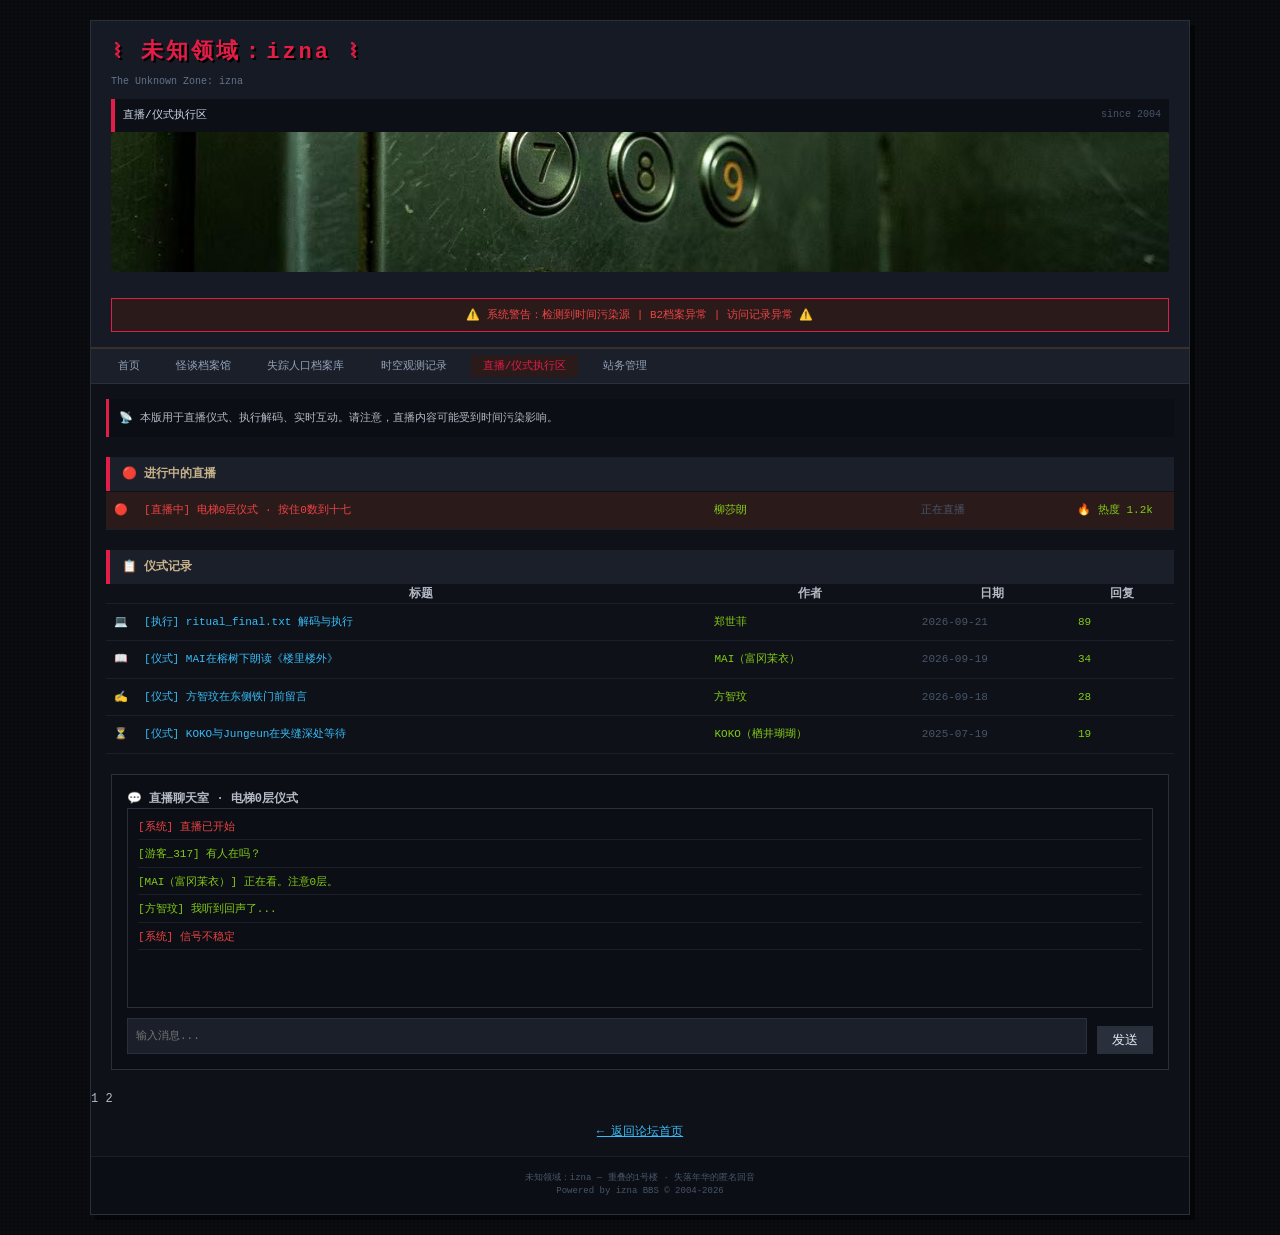
<file: forum-4.html>
<!DOCTYPE html>
<html lang="zh-CN">
<head>
<meta charset="UTF-8">
<meta name="viewport" content="width=device-width, initial-scale=1.0">
<title>未知领域：izna - 直播/仪式执行区</title>
<link rel="stylesheet" href="style.css">
<style>
    .chat-room {
        height: 200px;
        background: #0b0e14;
        overflow-y: auto;
        padding: 10px;
        font-size: 11px;
        margin-bottom: 10px;
        border: 1px solid #2a2f3c;
    }
    .chat-message {
        margin-bottom: 6px;
        border-bottom: 1px solid #1a1f2a;
        padding-bottom: 4px;
    }
    .chat-system {
        color: #ef4444;
    }
    .chat-user {
        color: #84cc16;
    }
</style>
</head>
<body>

<div class="container">
    <div class="header">
        <div class="logo">
            <span class="logo-cn">⌇ 未知领域：izna ⌇</span>
            <span class="logo-en">The Unknown Zone: izna</span>
        </div>
        <div class="banner">
            <span class="banner-text">直播/仪式执行区</span>
            <span class="banner-date">since 2004</span>
        </div>
        <img src="elevator_panel.jpg" alt="电梯0层按钮" style="width:100%; max-height:140px; object-fit:cover; border-radius:4px; margin-bottom:8px;">
        <div class="warning">
            ⚠️ 系统警告：检测到时间污染源 | B2档案异常 | 访问记录异常 ⚠️
        </div>
    </div>

    <div class="navbar">
        <a href="index.html">首页</a>
        <a href="forum-1.html">怪谈档案馆</a>
        <a href="forum-2.html">失踪人口档案库</a>
        <a href="forum-3.html">时空观测记录</a>
        <a href="forum-4.html" class="active">直播/仪式执行区</a>
        <a href="#">站务管理</a>
    </div>

    <div style="margin: 15px; padding: 10px; background: #0b0e14; border-left: 3px solid #e11d48;">
        <span style="font-size: 11px;">📡 本版用于直播仪式、执行解码、实时互动。请注意，直播内容可能受到时间污染影响。</span>
    </div>

    <!-- 进行中的直播 -->
    <div class="category">
        <div class="category-header">
            <span>🔴 进行中的直播</span>
        </div>
        <table class="forum-table">
            <tbody>
                <tr style="background: #2a1a1a;">
                    <td class="icon">🔴</td>
                    <td class="topic"><a href="post_sarang.html" class="post-link" style="color:#ef4444;">[直播中] 电梯0层仪式 · 按住0数到十七</a></td>
                    <td class="author">柳莎朗</td>
                    <td class="last-post">正在直播</td>
                    <td class="author">🔥 热度 1.2k</td>
                </tr>
            </tbody>
        </table>
    </div>

    <div class="category">
        <div class="category-header">
            <span>📋 仪式记录</span>
        </div>
        <table class="forum-table">
            <thead>
                <tr><th></th><th>标题</th><th>作者</th><th>日期</th><th>回复</th></tr>
            </thead>
            <tbody>
                <tr class="izna-row-even">
                    <td class="icon">💻</td>
                    <td class="topic"><a href="post_sefi.html" class="post-link">[执行] ritual_final.txt 解码与执行</a></td>
                    <td class="author">郑世菲</td>
                    <td class="last-post">2026-09-21</td>
                    <td class="author">89</td>
                </tr>
                <tr class="izna-row-odd">
                    <td class="icon">📖</td>
                    <td class="topic"><a href="#" class="post-link">[仪式] MAI在榕树下朗读《楼里楼外》</a></td>
                    <td class="author">MAI（富冈茉衣）</td>
                    <td class="last-post">2026-09-19</td>
                    <td class="author">34</td>
                </tr>
                <tr class="izna-row-even">
                    <td class="icon">✍️</td>
                    <td class="topic"><a href="#" class="post-link">[仪式] 方智玟在东侧铁门前留言</a></td>
                    <td class="author">方智玟</td>
                    <td class="last-post">2026-09-18</td>
                    <td class="author">28</td>
                </tr>
                <tr class="izna-row-odd">
                    <td class="icon">⏳</td>
                    <td class="topic"><a href="#" class="post-link">[仪式] KOKO与Jungeun在夹缝深处等待</a></td>
                    <td class="author">KOKO（楢井瑚瑚）</td>
                    <td class="last-post">2025-07-19</td>
                    <td class="author">19</td>
                </tr>
            </tbody>
        </table>
    </div>

    <!-- 最终抉择提示 -->
    <div class="puzzle-box" id="final-choice-section" style="display: none;">
        <h4>⚠️ 最终抉择 ⚠️</h4>
        <p>所有记忆碎片已收集完毕。乔时的拼图即将完成。</p>
        <p style="color:#ef4444;">请选择你要执行的仪式：</p>
        <div style="display: flex; gap: 15px; margin-top: 15px;">
            <button class="puzzle-btn" id="choice-bad" style="background:#3b1818; border-color:#e11d48; cursor:pointer;">执行原仪式 · 让她毕业</button>
            <button class="puzzle-btn" id="choice-good" style="background:#132d24; border-color:#10b981; cursor:pointer;">执行反制代码 · 剥离乔时</button>
        </div>
        <div id="choice-result" class="puzzle-result" style="display:none;"></div>
    </div>

    <!-- 直播聊天室模拟 -->
    <div class="reply-box" style="margin: 20px;">
        <h4>💬 直播聊天室 · 电梯0层仪式</h4>
        <div class="chat-room" id="chat-room">
            <div class="chat-message chat-system">[系统] 直播已开始</div>
            <div class="chat-message chat-user">[游客_317] 有人在吗？</div>
            <div class="chat-message chat-user">[MAI（富冈茉衣）] 正在看。注意0层。</div>
            <div class="chat-message chat-user">[方智玟] 我听到回声了...</div>
            <div class="chat-message chat-system">[系统] 信号不稳定</div>
        </div>
        <div style="display: flex; gap: 10px;">
            <input type="text" id="chat-input" class="puzzle-input" placeholder="输入消息..." style="flex: 1;">
            <button class="reply-btn" id="chat-send">发送</button>
        </div>
    </div>

    <div class="izna-page">
        <span>1</span> <a>2</a>
    </div>

    <div style="margin: 15px; text-align: center;">
        <a href="index.html" style="color:#38bdf8;">← 返回论坛首页</a>
    </div>

    <div class="footer">
        <p>未知领域：izna — 重叠的1号楼 · 失落年华的匿名回音</p>
        <p>Powered by izna BBS © 2004-2026</p>
    </div>
</div>

<script src="script.js"></script>
<script>
    function addChatMessage(sender, message, isSystem = false) {
        const chatRoom = document.getElementById('chat-room');
        const msgDiv = document.createElement('div');
        msgDiv.className = 'chat-message';
        if (isSystem) {
            msgDiv.className += ' chat-system';
            msgDiv.innerHTML = `[系统] ${message}`;
        } else {
            msgDiv.className += ' chat-user';
            msgDiv.innerHTML = `[${sender}] ${message}`;
        }
        chatRoom.appendChild(msgDiv);
        chatRoom.scrollTop = chatRoom.scrollHeight;
    }

    document.getElementById("chat-send")?.addEventListener("click", () => {
        const input = document.getElementById("chat-input");
        const msg = input.value.trim();
        if (msg) {
            addChatMessage("游客", msg);
            
            if (msg.includes("B2") || msg.includes("b2")) {
                addChatMessage("系统", "权限不足，需要学生证末四位。", true);
            } else if (msg.includes("3717")) {
                addChatMessage("系统", "验证通过。你正在接近真相。", true);
            } else if (msg.includes("0层")) {
                addChatMessage("系统", "0层不是电梯的终点。是B2的入口。", true);
            } else if (msg.includes("乔时")) {
                addChatMessage("系统", "这个名字被封印了。不要轻易提起。", true);
            }
            input.value = "";
        }
    });

    document.getElementById("choice-bad")?.addEventListener("click", () => {
        const resultDiv = document.getElementById("choice-result");
        resultDiv.style.display = "block";
        resultDiv.innerHTML = "⚠️ 你选择了执行原仪式。<br><a href='ending_bad.html' style='color:#e11d48;'>→ 进入结局：让她毕业</a>";
        localStorage.setItem('izna_ending', 'bad');
    });
    
    document.getElementById("choice-good")?.addEventListener("click", () => {
        const resultDiv = document.getElementById("choice-result");
        resultDiv.style.display = "block";
        resultDiv.innerHTML = "✨ 你选择了执行反制代码。<br><a href='ending_good.html' style='color:#10b981;'>→ 进入真结局：剥离乔时</a>";
        localStorage.setItem('izna_ending', 'good');
    });

    function checkAllUnlocked() {
        const allUnlocked = window.iznaAPI?.memoryFragments && 
            Object.values(window.iznaAPI.memoryFragments).every(f => f.unlocked);
        const finalSection = document.getElementById('final-choice-section');
        if (allUnlocked && finalSection) {
            finalSection.style.display = 'block';
        }
    }
    
    setTimeout(checkAllUnlocked, 500);
</script>
</body>
</html>
</file>
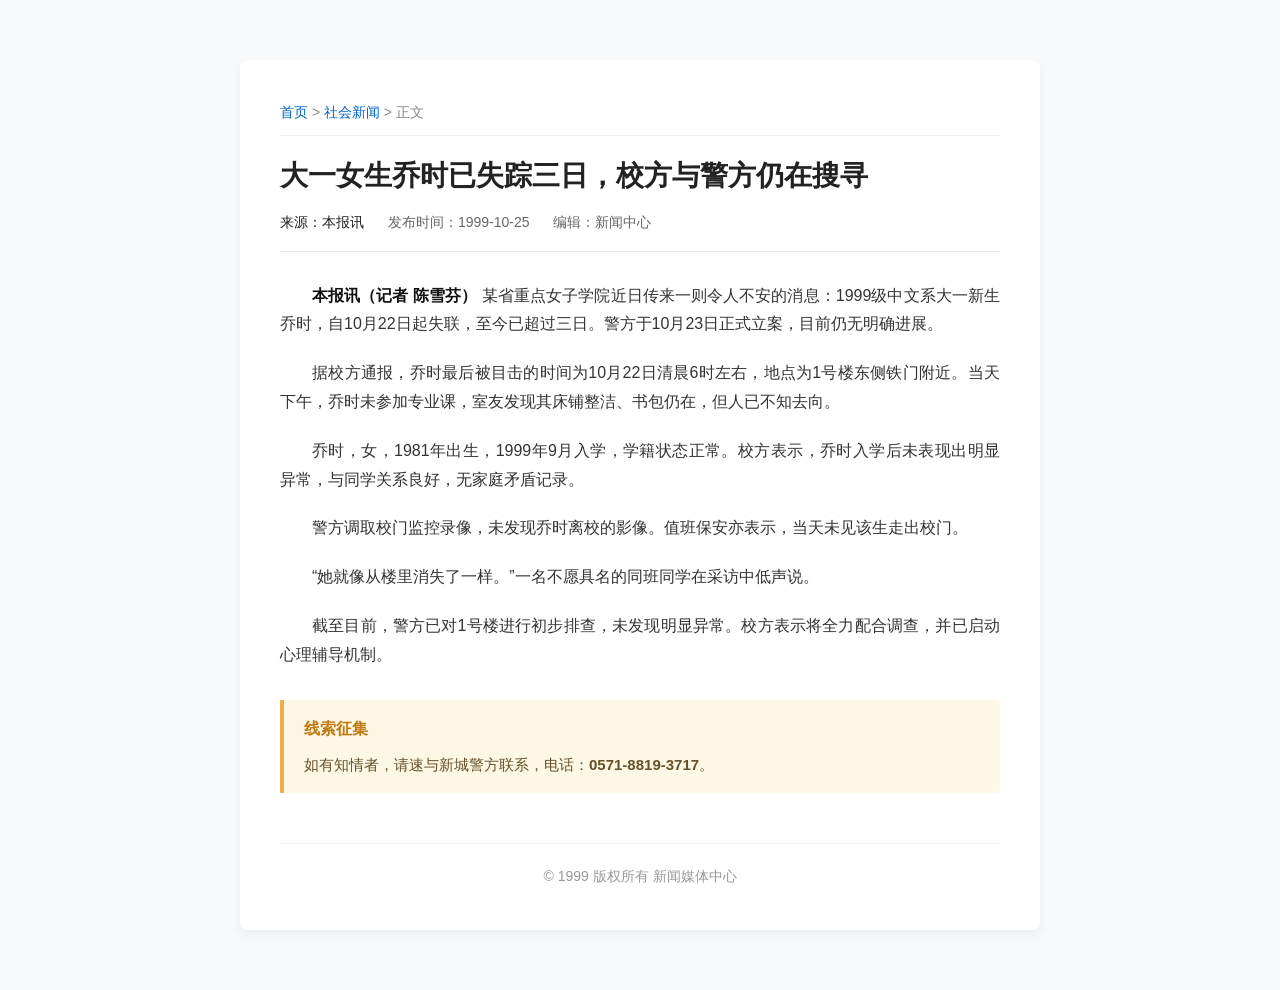
<file: missing_student_news.html>
<!DOCTYPE html>
<html lang="zh-CN">
<head>
    <meta charset="UTF-8">
    <meta name="viewport" content="width=device-width, initial-scale=1.0">
    <title>大一女生乔时已失踪三日，校方与警方仍在搜寻 - 今日新闻网</title>
    <style>
        * {
            box-sizing: border-box;
            margin: 0;
            padding: 0;
        }
        body {
            font-family: -apple-system, BlinkMacSystemFont, "Segoe UI", Roboto, "Helvetica Neue", Arial, "Noto Sans", sans-serif, "Apple Color Emoji", "Segoe UI Emoji", "Segoe UI Symbol", "Noto Color Emoji";
            background-color: #f7f9fa;
            color: #333333;
            line-height: 1.8;
            padding: 20px;
        }
        .container {
            max-width: 800px;
            margin: 40px auto;
            background: #ffffff;
            padding: 40px;
            border-radius: 8px;
            box-shadow: 0 4px 12px rgba(0, 0, 0, 0.05);
        }
        .breadcrumb {
            font-size: 14px;
            color: #888888;
            margin-bottom: 20px;
            border-bottom: 1px solid #eeeeee;
            padding-bottom: 10px;
        }
        .breadcrumb a {
            color: #0066cc;
            text-decoration: none;
        }
        .breadcrumb a:hover {
            text-decoration: underline;
        }
        h1 {
            font-size: 28px;
            color: #222222;
            line-height: 1.4;
            margin-bottom: 15px;
            font-weight: bold;
        }
        .meta-info {
            font-size: 14px;
            color: #666666;
            margin-bottom: 30px;
            padding-bottom: 15px;
            border-bottom: 1px solid #e8e8e8;
        }
        .meta-info span {
            margin-right: 20px;
        }
        .meta-info .source {
            color: #222222;
            font-weight: 500;
        }
        .content {
            font-size: 16px;
            color: #333333;
        }
        .content p {
            margin-bottom: 20px;
            text-indent: 2em;
            text-align: justify;
        }
        .content p strong.reporter {
            font-weight: bold;
            color: #111111;
        }
        .info-box {
            background-color: #fcf8e3;
            border-left: 4px solid #f0ad4e;
            padding: 15px 20px;
            margin: 30px 0;
            border-radius: 0 4px 4px 0;
        }
        .info-box h3 {
            font-size: 16px;
            color: #c07810;
            margin-bottom: 8px;
            font-weight: bold;
        }
        .info-box p {
            margin-bottom: 0;
            text-indent: 0;
            font-size: 15px;
            color: #66512c;
        }
        .footer {
            margin-top: 50px;
            padding-top: 20px;
            border-top: 1px solid #eeeeee;
            text-align: center;
            font-size: 14px;
            color: #999999;
        }
    </style>
</head>
<body>

<div class="container">
    <div class="breadcrumb">
        <a href="#">首页</a> &gt; <a href="#">社会新闻</a> &gt; 正文
    </div>

    <h1>大一女生乔时已失踪三日，校方与警方仍在搜寻</h1>

    <div class="meta-info">
        <span class="source">来源：本报讯</span>
        <span>发布时间：1999-10-25</span>
        <span>编辑：新闻中心</span>
    </div>

    <div class="content">
        <p><strong class="reporter">本报讯（记者 陈雪芬）</strong> 某省重点女子学院近日传来一则令人不安的消息：1999级中文系大一新生乔时，自10月22日起失联，至今已超过三日。警方于10月23日正式立案，目前仍无明确进展。</p>
        
        <p>据校方通报，乔时最后被目击的时间为10月22日清晨6时左右，地点为1号楼东侧铁门附近。当天下午，乔时未参加专业课，室友发现其床铺整洁、书包仍在，但人已不知去向。</p>
        
        <p>乔时，女，1981年出生，1999年9月入学，学籍状态正常。校方表示，乔时入学后未表现出明显异常，与同学关系良好，无家庭矛盾记录。</p>
        
        <p>警方调取校门监控录像，未发现乔时离校的影像。值班保安亦表示，当天未见该生走出校门。</p>
        
        <p>“她就像从楼里消失了一样。”一名不愿具名的同班同学在采访中低声说。</p>
        
        <p>截至目前，警方已对1号楼进行初步排查，未发现明显异常。校方表示将全力配合调查，并已启动心理辅导机制。</p>
        
        <div class="info-box">
            <h3>线索征集</h3>
            <p>如有知情者，请速与新城警方联系，电话：<strong>0571-8819-3717</strong>。</p>
        </div>
    </div>

    <div class="footer">
        <p>© 1999 版权所有 新闻媒体中心</p>
    </div>
</div>

</body>
</html>
</file>
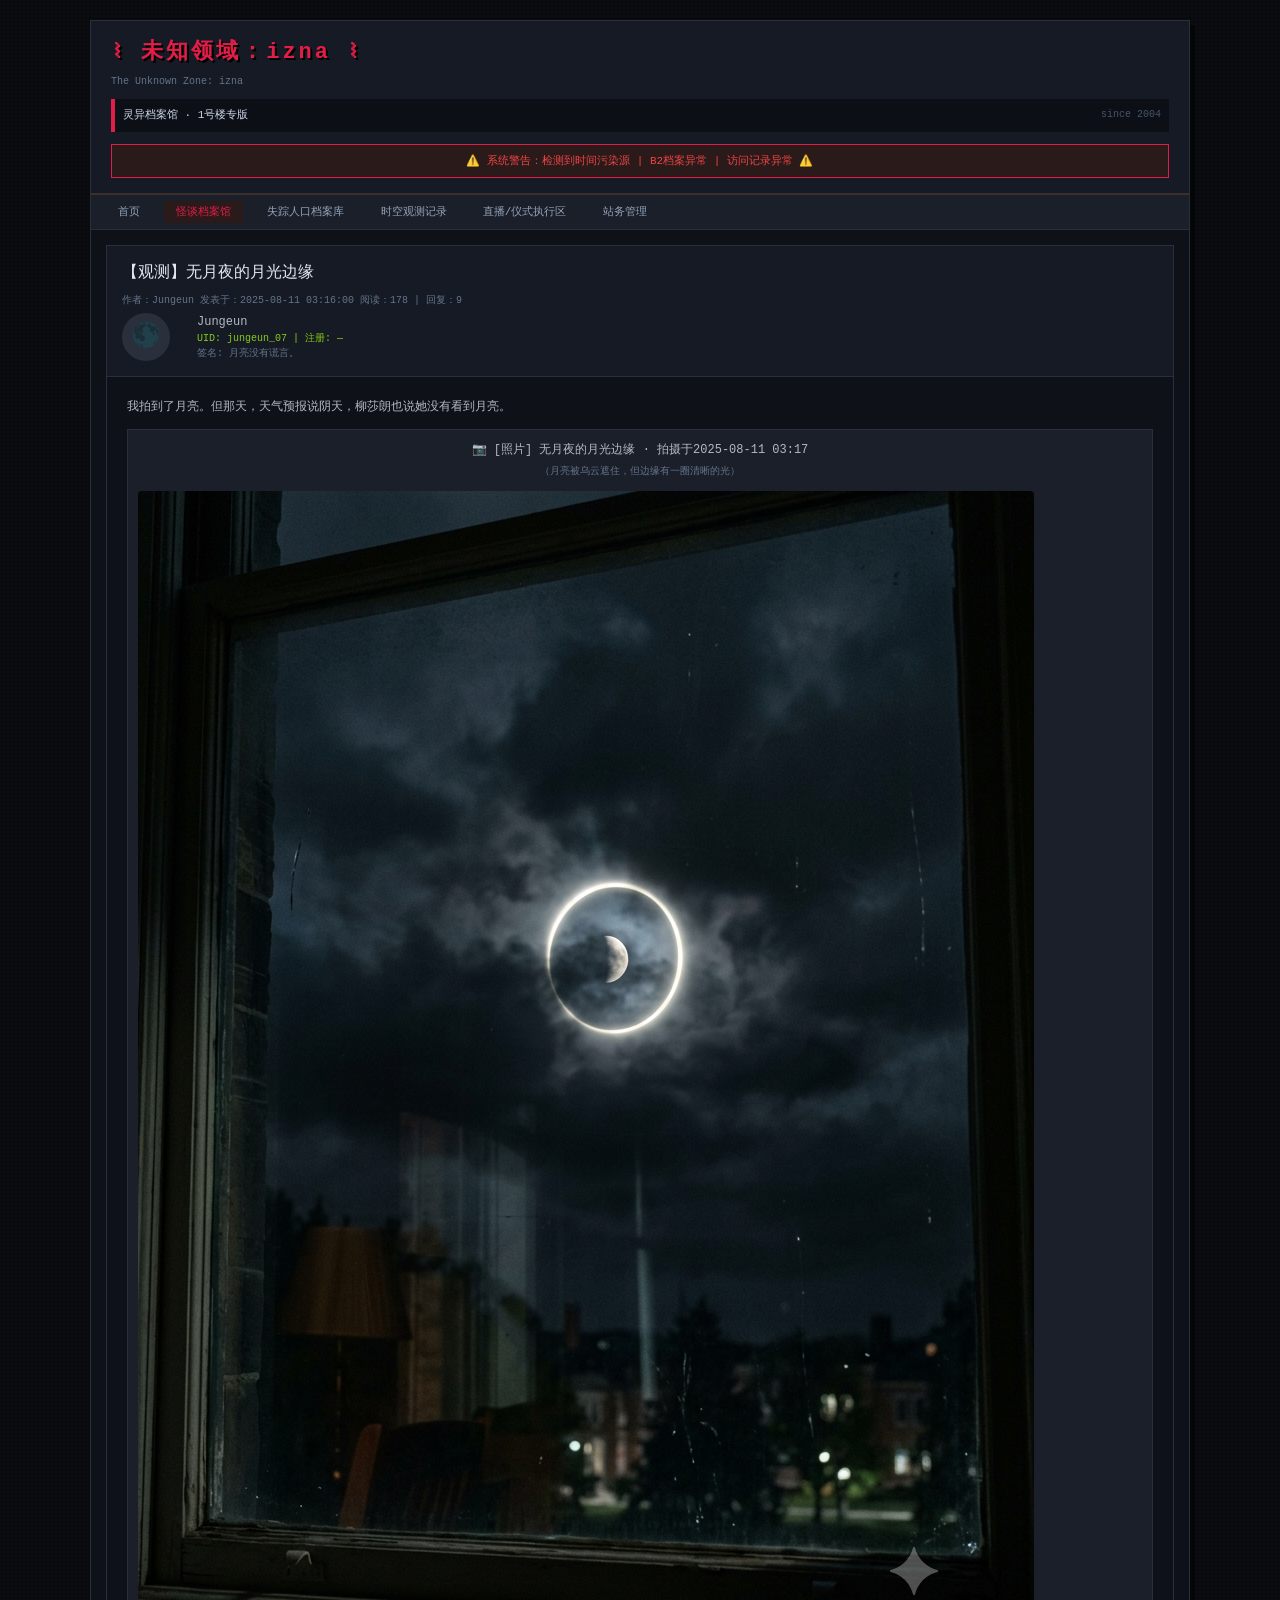
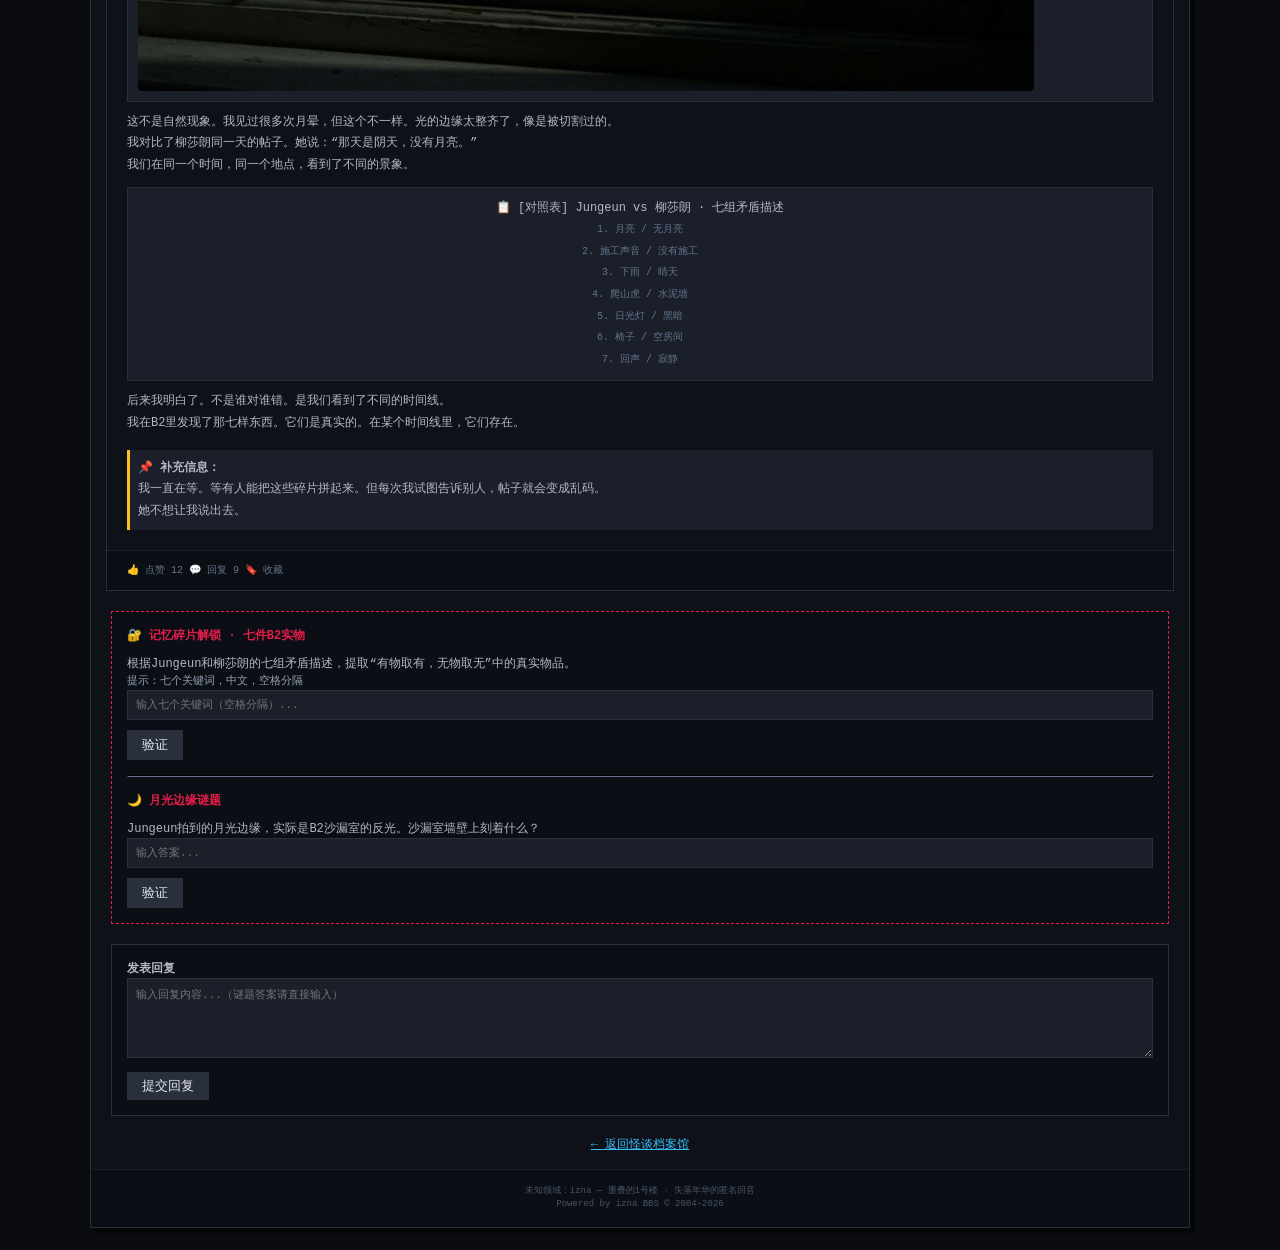
<file: post_jungeun.html>
<!DOCTYPE html>
<html lang="zh-CN">
<head>
<meta charset="UTF-8">
<meta name="viewport" content="width=device-width, initial-scale=1.0">
<title>未知领域：izna - 帖子：无月夜的月光边缘</title>
<link rel="stylesheet" href="style.css">
</head>
<body>

<div class="container">
    <div class="header">
        <div class="logo">
            <span class="logo-cn">⌇ 未知领域：izna ⌇</span>
            <span class="logo-en">The Unknown Zone: izna</span>
        </div>
        <div class="banner">
            <span class="banner-text">灵异档案馆 · 1号楼专版</span>
            <span class="banner-date">since 2004</span>
        </div>
        <div class="warning">
            ⚠️ 系统警告：检测到时间污染源 | B2档案异常 | 访问记录异常 ⚠️
        </div>
    </div>

    <div class="navbar">
        <a href="index.html">首页</a>
        <a href="forum-1.html" class="active">怪谈档案馆</a>
        <a href="forum-2.html">失踪人口档案库</a>
        <a href="forum-3.html">时空观测记录</a>
        <a href="forum-4.html">直播/仪式执行区</a>
        <a href="#">站务管理</a>
    </div>

    <div class="post-container">
        <div class="post-header">
            <div class="post-title">【观测】无月夜的月光边缘</div>
            <div class="post-meta">
                <span>作者：Jungeun</span>
                <span>发表于：2025-08-11 03:16:00</span>
                <span>阅读：178 | 回复：9</span>
            </div>
            <div class="post-author-info">
                <div class="post-avatar">
                    <div class="avatar">🌑</div>
                </div>
                <div>
                    <div>Jungeun</div>
                    <div style="font-size:10px; color:#84cc16;">UID: jungeun_07 | 注册: —</div>
                    <div style="font-size:10px; color:#64748b;">签名: 月亮没有谎言。</div>
                </div>
            </div>
        </div>

        <div class="post-content">
            <p>我拍到了月亮。但那天，天气预报说阴天，柳莎朗也说她没有看到月亮。</p>
            
            <div class="photo-placeholder">
                📷 [照片] 无月夜的月光边缘 · 拍摄于2025-08-11 03:17<br>
                <span style="font-size:10px; color:#64748b;">（月亮被乌云遮住，但边缘有一圈清晰的光）</span>
                <img src="moonlight_edge.jpg" alt="月光边缘">
            </div>
            
            <p>这不是自然现象。我见过很多次月晕，但这个不一样。光的边缘太整齐了，像是被切割过的。</p>
            
            <p>我对比了柳莎朗同一天的帖子。她说：“那天是阴天，没有月亮。”</p>
            
            <p>我们在同一个时间，同一个地点，看到了不同的景象。</p>
            
            <div class="photo-placeholder">
                📋 [对照表] Jungeun vs 柳莎朗 · 七组矛盾描述<br>
                <span style="font-size:10px; color:#64748b;">1. 月亮 / 无月亮<br>2. 施工声音 / 没有施工<br>3. 下雨 / 晴天<br>4. 爬山虎 / 水泥墙<br>5. 日光灯 / 黑暗<br>6. 椅子 / 空房间<br>7. 回声 / 寂静</span>
            </div>
            
            <p>后来我明白了。不是谁对谁错。是我们看到了不同的时间线。</p>
            
            <p>我在B2里发现了那七样东西。它们是真实的。在某个时间线里，它们存在。</p>
            
            <p style="margin-top:15px; padding:8px; background:#1a1f2a; border-left:3px solid #fbbf24;">
                <strong>📌 补充信息：</strong><br>
                我一直在等。等有人能把这些碎片拼起来。但每次我试图告诉别人，帖子就会变成乱码。<br>
                她不想让我说出去。
            </p>
        </div>

        <div class="post-footer">
            <span>👍 点赞 12</span>
            <span>💬 回复 9</span>
            <span>🔖 收藏</span>
        </div>
    </div>

    <!-- 谜题交互区 -->
    <div class="puzzle-box">
        <h4>🔐 记忆碎片解锁 · 七件B2实物</h4>
        <p>根据Jungeun和柳莎朗的七组矛盾描述，提取“有物取有，无物取无”中的真实物品。</p>
        <p style="font-size:11px; color:#94a3b8;">提示：七个关键词，中文，空格分隔</p>
        
        <input type="text" id="items-input" class="puzzle-input" placeholder="输入七个关键词（空格分隔）...">
        <button class="puzzle-btn" id="items-btn">验证</button>
        <div id="items-result" class="puzzle-result" style="display:none;"></div>
        
        <hr style="margin:15px 0; border-color:#2a2f3c;">
        
        <h4>🌙 月光边缘谜题</h4>
        <p>Jungeun拍到的月光边缘，实际是B2沙漏室的反光。沙漏室墙壁上刻着什么？</p>
        <input type="text" id="sandglass-input" class="puzzle-input" placeholder="输入答案...">
        <button class="puzzle-btn" id="sandglass-btn">验证</button>
        <div id="sandglass-result" class="puzzle-result" style="display:none;"></div>
    </div>

    <div class="reply-box reply-area">
        <h4>发表回复</h4>
        <textarea class="reply-textarea" placeholder="输入回复内容...（谜题答案请直接输入）"></textarea>
        <button class="reply-btn" id="submit-reply">提交回复</button>
        <div id="reply-result"></div>
    </div>

    <div style="margin: 15px; text-align: center;">
        <a href="forum-1.html" style="color:#38bdf8;">← 返回怪谈档案馆</a>
    </div>

    <div class="footer">
        <p>未知领域：izna — 重叠的1号楼 · 失落年华的匿名回音</p>
        <p>Powered by izna BBS © 2004-2026</p>
    </div>
</div>

<script src="script.js"></script>
<script>
    document.getElementById("items-btn")?.addEventListener("click", () => {
        const input = document.getElementById("items-input")?.value.trim().toLowerCase();
        const resultDiv = document.getElementById("items-result");
        const correct = "月亮 施工 雨 爬山虎 日光灯 椅子 回声";
        if (input === correct || input.replace(/ /g, '') === "月亮施工雨爬山虎日光灯椅子回声") {
            resultDiv.style.display = "block";
            resultDiv.innerHTML = "✅ 正确。七件B2实物：月亮 / 施工 / 雨 / 爬山虎 / 日光灯 / 椅子 / 回声<br>📜 廿六觉醒帖将提前12小时出现。";
            window.iznaAPI?.unlockMemory('jungeun', 40);
        } else {
            resultDiv.style.display = "block";
            resultDiv.innerHTML = "❌ 答案错误。提示：对比两组描述，取Jungeun看到而柳莎朗没看到的物品。";
        }
    });
    
    document.getElementById("sandglass-btn")?.addEventListener("click", () => {
        const input = document.getElementById("sandglass-input")?.value.trim();
        const resultDiv = document.getElementById("sandglass-result");
        if (input === "03:17" || input === "3:17" || input === "0317") {
            resultDiv.style.display = "block";
            resultDiv.innerHTML = "✅ 正确。沙漏室墙壁上刻满了「03:17」，共371次。";
        } else {
            resultDiv.style.display = "block";
            resultDiv.innerHTML = "❌ 答案错误。提示：沙漏室墙壁上重复出现同一个时间。";
        }
    });
    
    document.getElementById("submit-reply")?.addEventListener("click", () => {
        const replyText = document.querySelector(".reply-textarea")?.value;
        if (replyText && replyText.includes("B2")) {
            window.iznaAPI?.showSystemMessage("Jungeun在B2等你。但她无法直接告诉你真相。");
        } else if (replyText && replyText.includes("七件")) {
            window.iznaAPI?.showSystemMessage("七件实物是钥匙。你离真相更近了。");
        } else if (replyText) {
            window.iznaAPI?.showSystemMessage("Jungeun看到了你的回复。她安静地等待。");
        }
    });
</script>
</body>
</html>
</file>
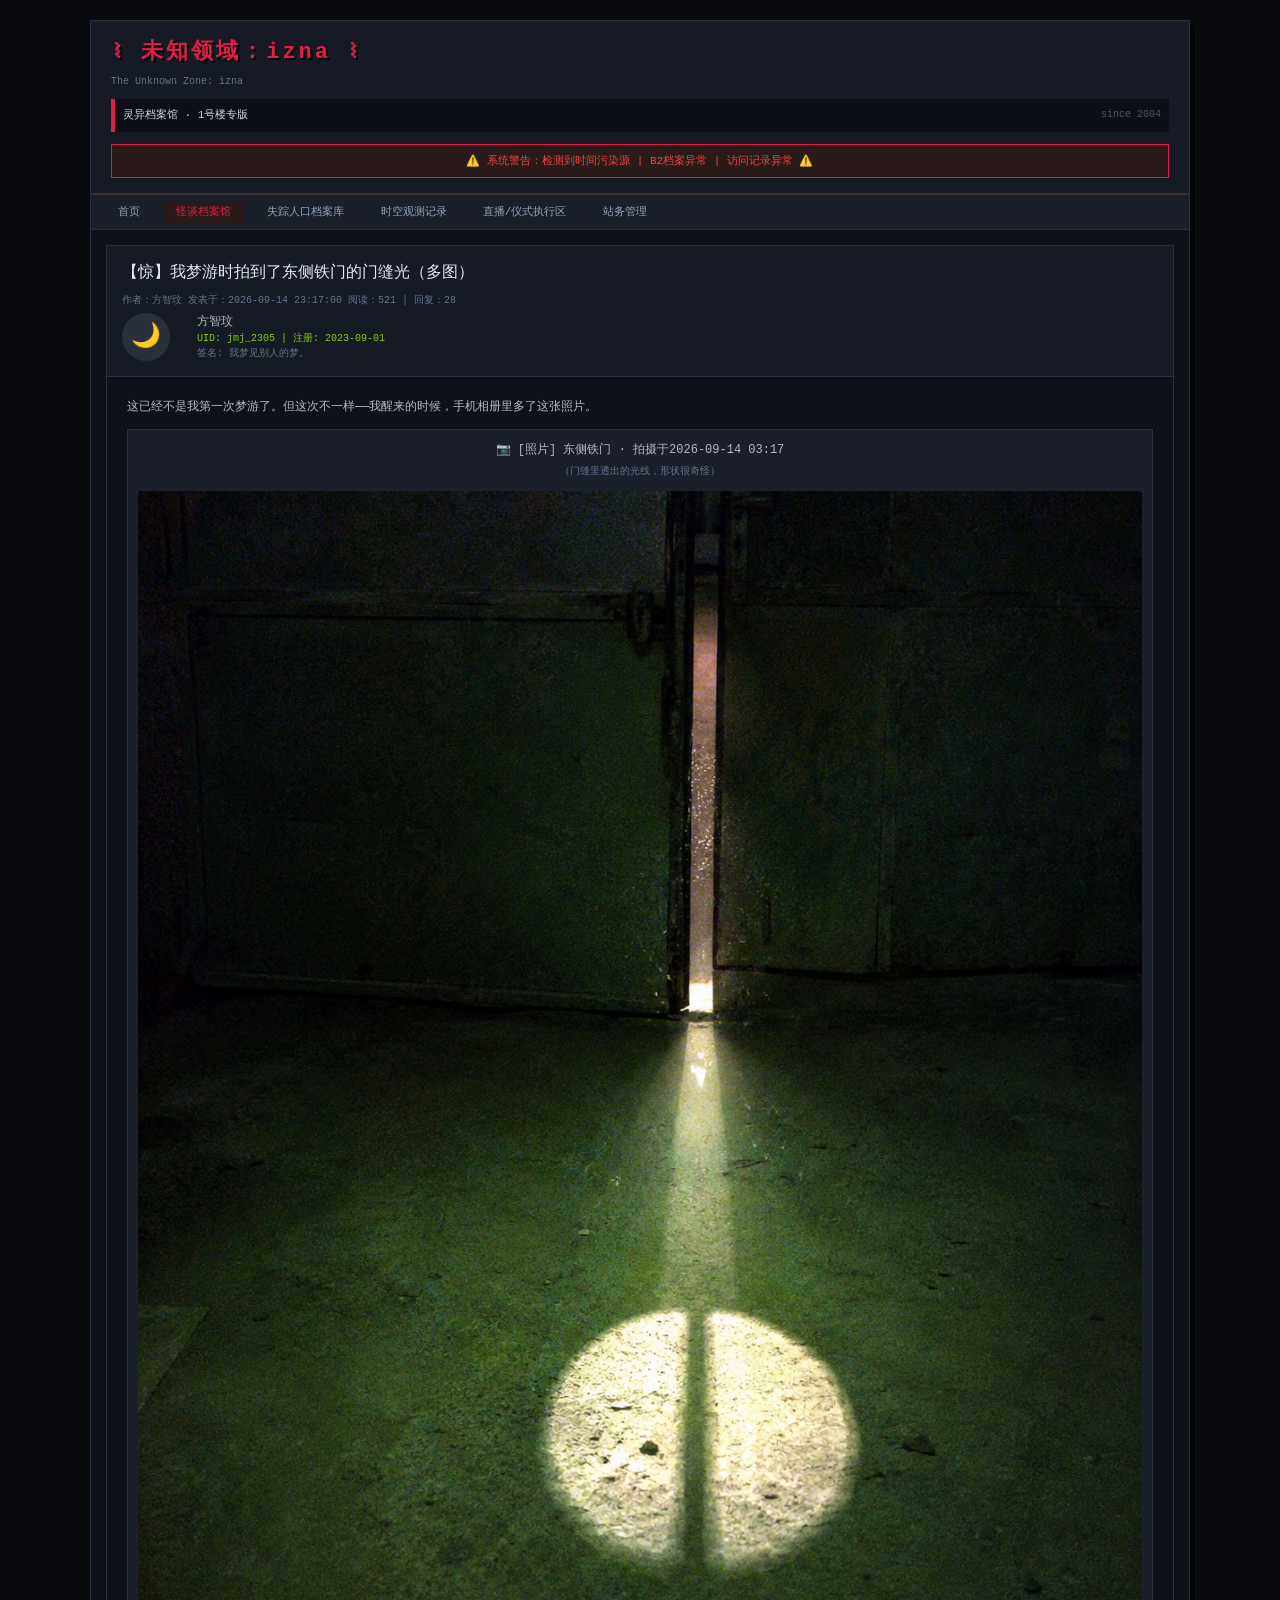
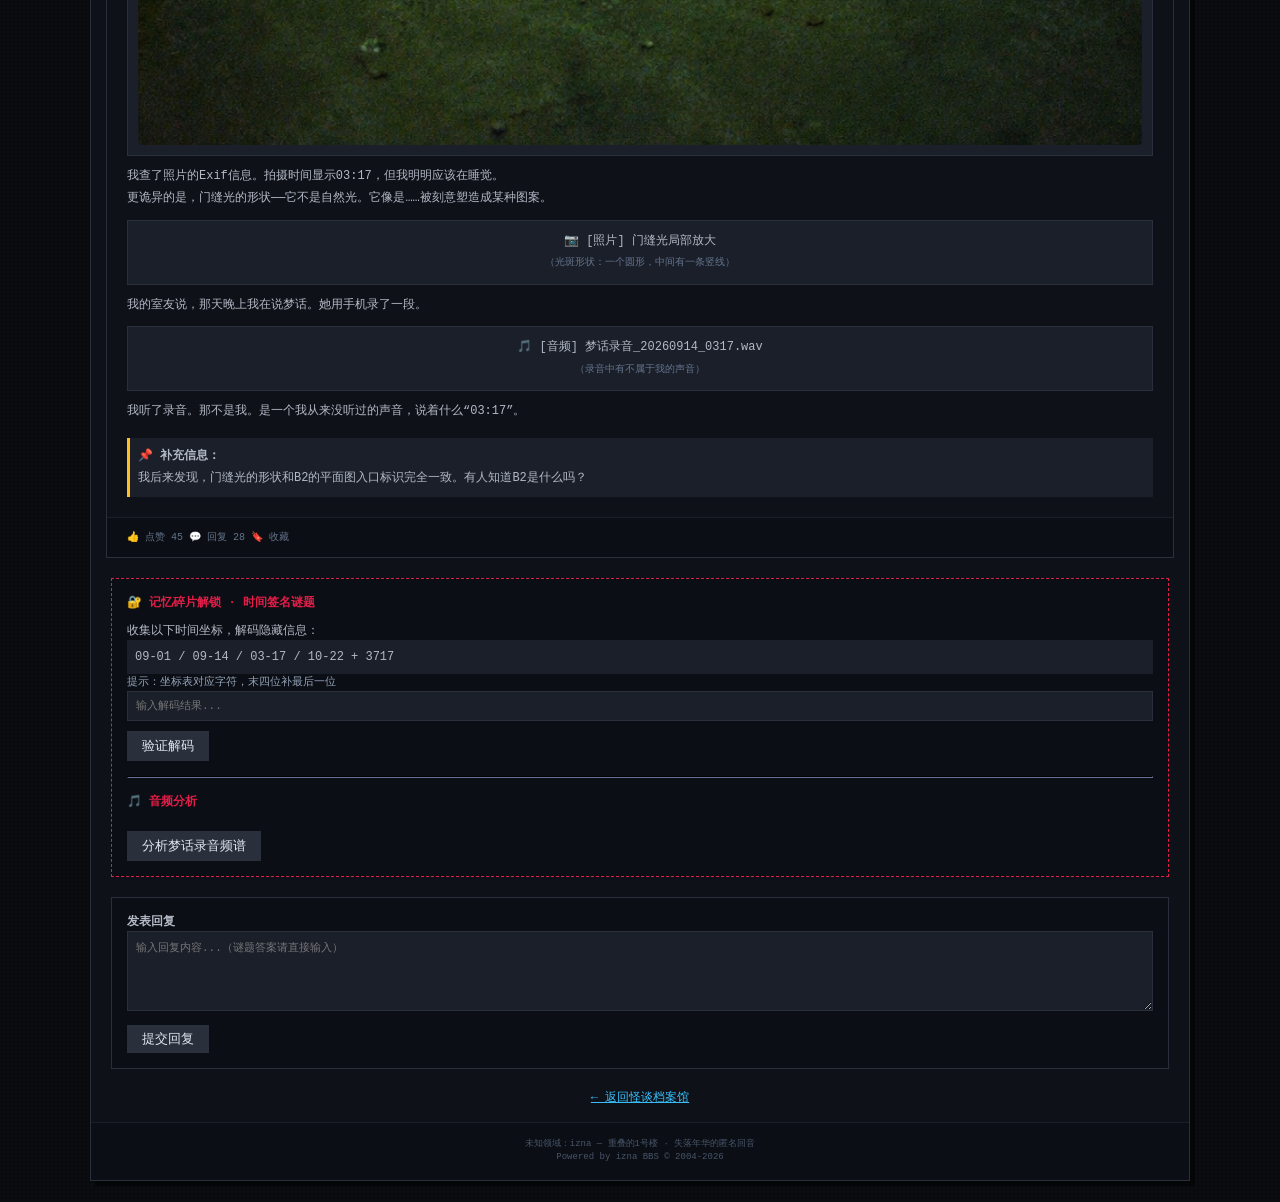
<file: post_jungmin.html>
<!DOCTYPE html>
<html lang="zh-CN">
<head>
<meta charset="UTF-8">
<meta name="viewport" content="width=device-width, initial-scale=1.0">
<title>未知领域：izna - 帖子：我梦游时拍到了东侧铁门的门缝光</title>
<link rel="stylesheet" href="style.css">
</head>
<body>

<div class="container">
    <div class="header">
        <div class="logo">
            <span class="logo-cn">⌇ 未知领域：izna ⌇</span>
            <span class="logo-en">The Unknown Zone: izna</span>
        </div>
        <div class="banner">
            <span class="banner-text">灵异档案馆 · 1号楼专版</span>
            <span class="banner-date">since 2004</span>
        </div>
        <div class="warning">
            ⚠️ 系统警告：检测到时间污染源 | B2档案异常 | 访问记录异常 ⚠️
        </div>
    </div>

    <div class="navbar">
        <a href="index.html">首页</a>
        <a href="forum-1.html" class="active">怪谈档案馆</a>
        <a href="forum-2.html">失踪人口档案库</a>
        <a href="forum-3.html">时空观测记录</a>
        <a href="forum-4.html">直播/仪式执行区</a>
        <a href="#">站务管理</a>
    </div>

    <div class="post-container">
        <div class="post-header">
            <div class="post-title">【惊】我梦游时拍到了东侧铁门的门缝光（多图）</div>
            <div class="post-meta">
                <span>作者：方智玟</span>
                <span>发表于：2026-09-14 23:17:00</span>
                <span>阅读：521 | 回复：28</span>
            </div>
            <div class="post-author-info">
                <div class="post-avatar">
                    <div class="avatar">🌙</div>
                </div>
                <div>
                    <div>方智玟</div>
                    <div style="font-size:10px; color:#84cc16;">UID: jmj_2305 | 注册: 2023-09-01</div>
                    <div style="font-size:10px; color:#64748b;">签名: 我梦见别人的梦。</div>
                </div>
            </div>
        </div>

        <div class="post-content">
            <p>这已经不是我第一次梦游了。但这次不一样——我醒来的时候，手机相册里多了这张照片。</p>
            
            <div class="photo-placeholder">
                📷 [照片] 东侧铁门 · 拍摄于2026-09-14 03:17<br>
                <span style="font-size:10px; color:#64748b;">（门缝里透出的光线，形状很奇怪）</span>
                <img src="iron_gate_light.jpg" alt="铁门门缝光">
            </div>
            
            <p>我查了照片的Exif信息。拍摄时间显示03:17，但我明明应该在睡觉。</p>
            
            <p>更诡异的是，门缝光的形状——它不是自然光。它像是……被刻意塑造成某种图案。</p>
            
            <div class="photo-placeholder">
                📷 [照片] 门缝光局部放大<br>
                <span style="font-size:10px; color:#64748b;">（光斑形状：一个圆形，中间有一条竖线）</span>
            </div>
            
            <p>我的室友说，那天晚上我在说梦话。她用手机录了一段。</p>
            
            <div class="photo-placeholder">
                🎵 [音频] 梦话录音_20260914_0317.wav<br>
                <span style="font-size:10px; color:#64748b;">（录音中有不属于我的声音）</span>
            </div>
            
            <p>我听了录音。那不是我。是一个我从来没听过的声音，说着什么“03:17”。</p>
            
            <p style="margin-top:15px; padding:8px; background:#1a1f2a; border-left:3px solid #fbbf24;">
                <strong>📌 补充信息：</strong><br>
                我后来发现，门缝光的形状和B2的平面图入口标识完全一致。有人知道B2是什么吗？
            </p>
        </div>

        <div class="post-footer">
            <span>👍 点赞 45</span>
            <span>💬 回复 28</span>
            <span>🔖 收藏</span>
        </div>
    </div>

    <!-- 谜题交互区 -->
    <div class="puzzle-box">
        <h4>🔐 记忆碎片解锁 · 时间签名谜题</h4>
        <p>收集以下时间坐标，解码隐藏信息：</p>
        <p style="font-family:monospace; background:#1a1f2a; padding:8px;">09-01 / 09-14 / 03-17 / 10-22 + 3717</p>
        <p style="font-size:11px; color:#94a3b8;">提示：坐标表对应字符，末四位补最后一位</p>
        
        <input type="text" id="decode-input" class="puzzle-input" placeholder="输入解码结果...">
        <button class="puzzle-btn" id="decode-btn">验证解码</button>
        <div id="decode-result" class="puzzle-result" style="display:none;"></div>
        
        <hr style="margin:15px 0; border-color:#2a2f3c;">
        
        <h4>🎵 音频分析</h4>
        <button class="puzzle-btn" id="analyze-audio">分析梦话录音频谱</button>
        <div id="audio-result" class="puzzle-result" style="display:none;"></div>
    </div>

    <div class="reply-box reply-area">
        <h4>发表回复</h4>
        <textarea class="reply-textarea" placeholder="输入回复内容...（谜题答案请直接输入）"></textarea>
        <button class="reply-btn" id="submit-reply">提交回复</button>
        <div id="reply-result"></div>
    </div>

    <div style="margin: 15px; text-align: center;">
        <a href="forum-1.html" style="color:#38bdf8;">← 返回怪谈档案馆</a>
    </div>

    <div class="footer">
        <p>未知领域：izna — 重叠的1号楼 · 失落年华的匿名回音</p>
        <p>Powered by izna BBS © 2004-2026</p>
    </div>
</div>

<script src="script.js"></script>
<script>
    document.getElementById("decode-btn")?.addEventListener("click", () => {
        const input = document.getElementById("decode-input")?.value.trim().toUpperCase();
        const resultDiv = document.getElementById("decode-result");
        if (input === "QISHI") {
            resultDiv.style.display = "block";
            resultDiv.innerHTML = "✅ 解码成功：Q I S H I → QISHI（乔时）<br>📜 隐藏帖 2-005 已解锁：「让她毕业」";
            window.iznaAPI?.unlockMemory('jungmin', 25);
        } else if (input === "QISHI" || input.includes("乔时")) {
            resultDiv.style.display = "block";
            resultDiv.innerHTML = "✅ 解码成功。隐藏信息指向「乔时」。";
            window.iznaAPI?.unlockMemory('jungmin', 25);
        } else {
            resultDiv.style.display = "block";
            resultDiv.innerHTML = "❌ 解码错误。提示：坐标表对应字符，末四位补最后一位。";
        }
    });
    
    document.getElementById("analyze-audio")?.addEventListener("click", () => {
        const resultDiv = document.getElementById("audio-result");
        resultDiv.style.display = "block";
        resultDiv.innerHTML = "📊 频谱分析结果：<br>2000Hz附近竖线高度序列：3 | 17 | 1999<br>🎧 倒放提取人声：「她在B2」<br>⏰ 时间坐标：1999-03-17 03:17";
    });
    
    document.getElementById("submit-reply")?.addEventListener("click", () => {
        const replyText = document.querySelector(".reply-textarea")?.value;
        if (replyText && replyText.includes("03:17")) {
            window.iznaAPI?.showSystemMessage("03:17是锚点。你正在接近污染源。");
        } else if (replyText && replyText.toLowerCase().includes("b2")) {
            window.iznaAPI?.showSystemMessage("B2在榕树正下方。向下12步。");
        } else if (replyText) {
            window.iznaAPI?.showSystemMessage("回复已提交。正在等待系统审核。");
        }
    });
</script>
</body>
</html>
</file>
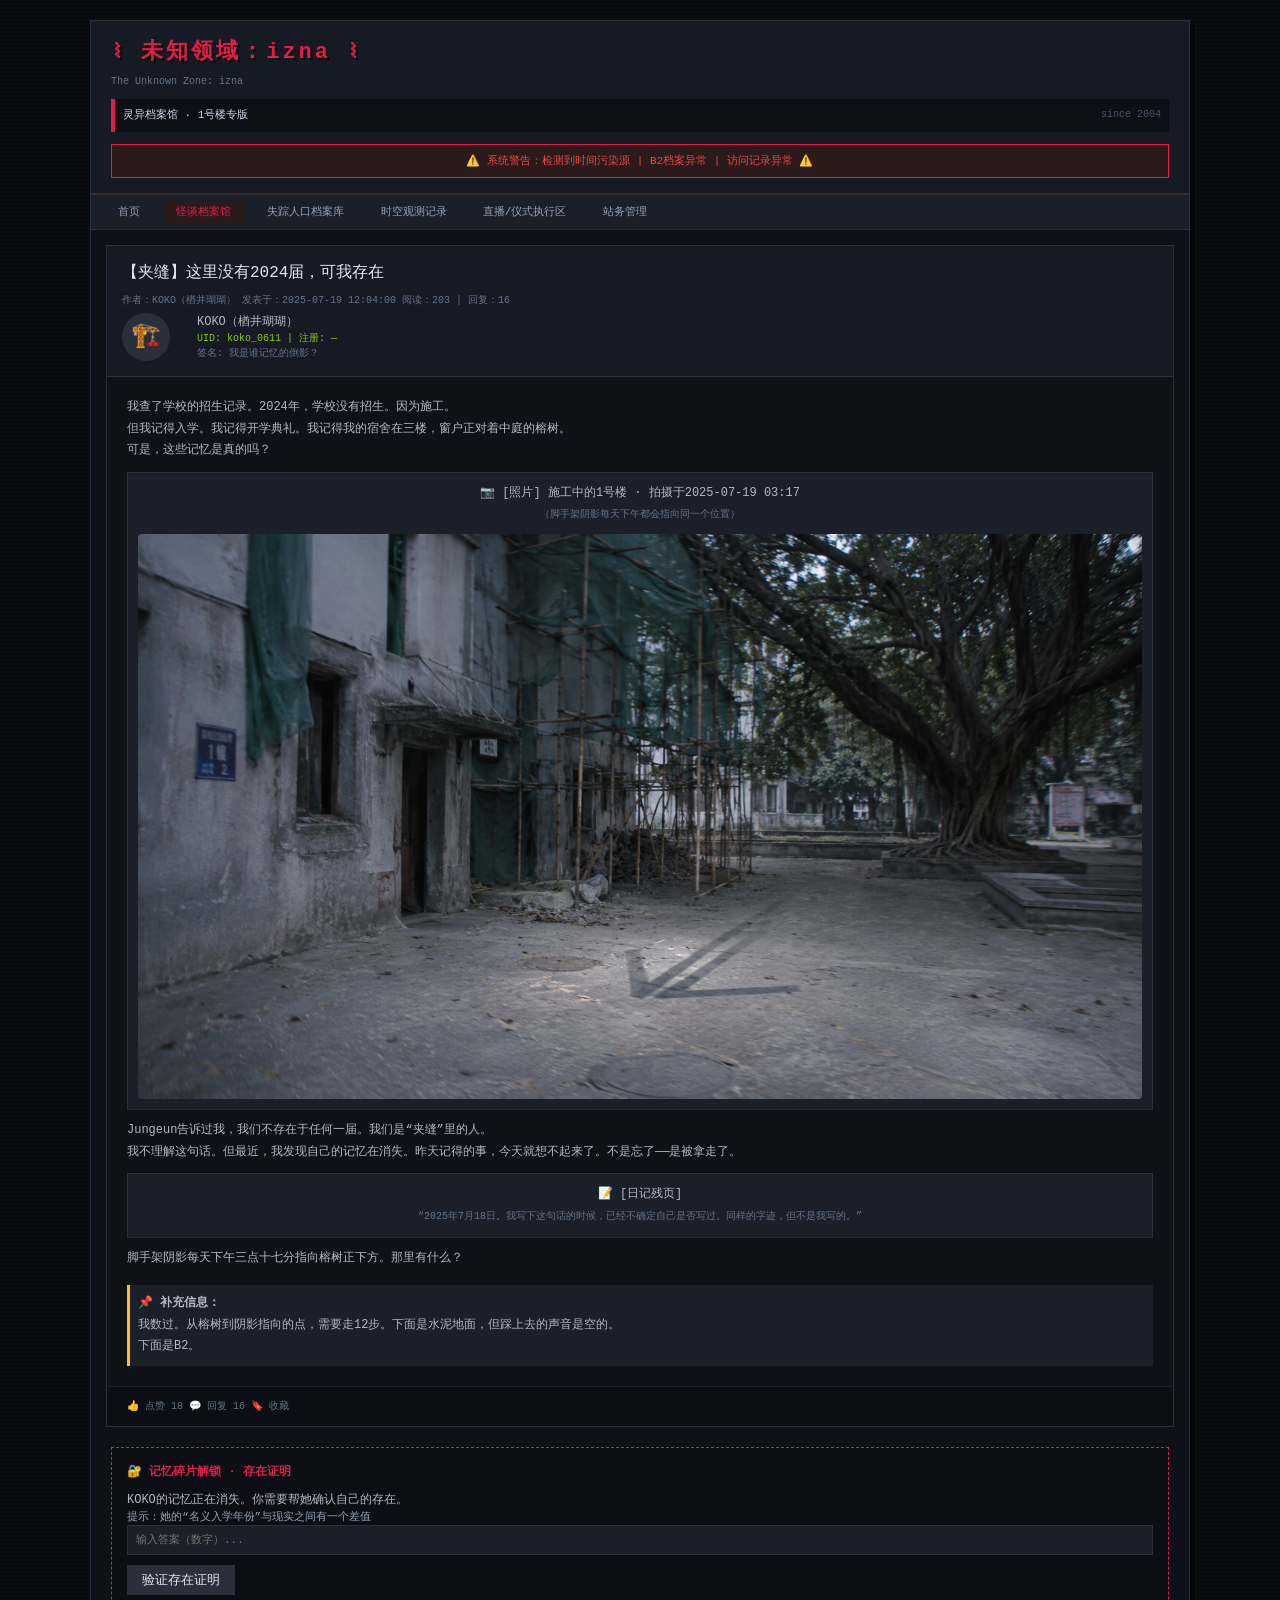
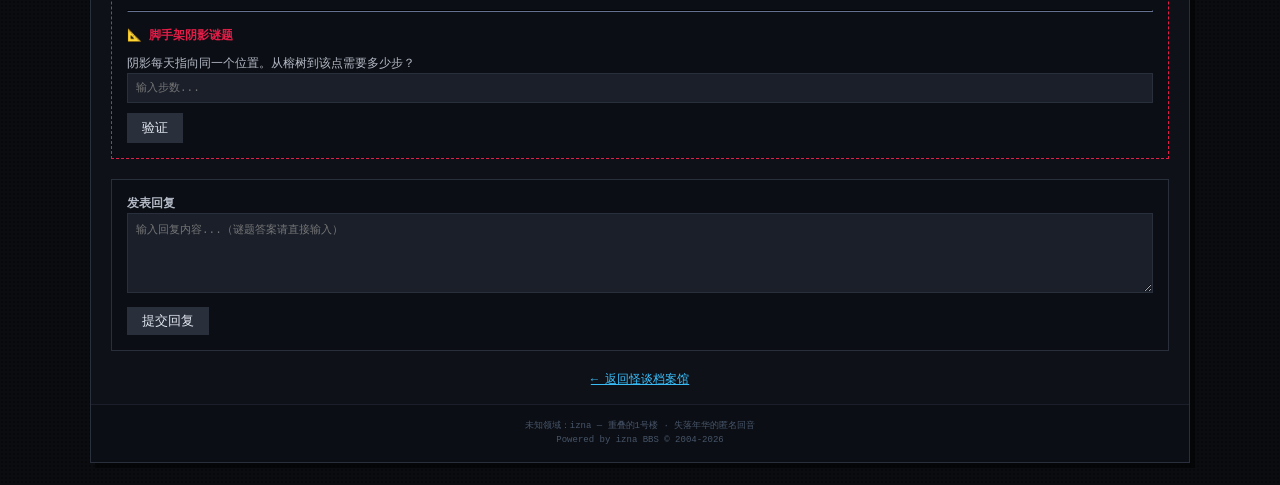
<file: post_koko.html>
<!DOCTYPE html>
<html lang="zh-CN">
<head>
<meta charset="UTF-8">
<meta name="viewport" content="width=device-width, initial-scale=1.0">
<title>未知领域：izna - 帖子：这里没有2024届，可我存在</title>
<link rel="stylesheet" href="style.css">
</head>
<body>

<div class="container">
    <div class="header">
        <div class="logo">
            <span class="logo-cn">⌇ 未知领域：izna ⌇</span>
            <span class="logo-en">The Unknown Zone: izna</span>
        </div>
        <div class="banner">
            <span class="banner-text">灵异档案馆 · 1号楼专版</span>
            <span class="banner-date">since 2004</span>
        </div>
        <div class="warning">
            ⚠️ 系统警告：检测到时间污染源 | B2档案异常 | 访问记录异常 ⚠️
        </div>
    </div>

    <div class="navbar">
        <a href="index.html">首页</a>
        <a href="forum-1.html" class="active">怪谈档案馆</a>
        <a href="forum-2.html">失踪人口档案库</a>
        <a href="forum-3.html">时空观测记录</a>
        <a href="forum-4.html">直播/仪式执行区</a>
        <a href="#">站务管理</a>
    </div>

    <div class="post-container">
        <div class="post-header">
            <div class="post-title">【夹缝】这里没有2024届，可我存在</div>
            <div class="post-meta">
                <span>作者：KOKO（楢井瑚瑚）</span>
                <span>发表于：2025-07-19 12:04:00</span>
                <span>阅读：203 | 回复：16</span>
            </div>
            <div class="post-author-info">
                <div class="post-avatar">
                    <div class="avatar">🏗️</div>
                </div>
                <div>
                    <div>KOKO（楢井瑚瑚）</div>
                    <div style="font-size:10px; color:#84cc16;">UID: koko_0611 | 注册: —</div>
                    <div style="font-size:10px; color:#64748b;">签名: 我是谁记忆的倒影？</div>
                </div>
            </div>
        </div>

        <div class="post-content">
            <p>我查了学校的招生记录。2024年，学校没有招生。因为施工。</p>
            
            <p>但我记得入学。我记得开学典礼。我记得我的宿舍在三楼，窗户正对着中庭的榕树。</p>
            
            <p>可是，这些记忆是真的吗？</p>
            
            <div class="photo-placeholder">
                📷 [照片] 施工中的1号楼 · 拍摄于2025-07-19 03:17<br>
                <span style="font-size:10px; color:#64748b;">（脚手架阴影每天下午都会指向同一个位置）</span>
                <img src="scaffold_shadow.jpg" alt="脚手架阴影">
            </div>
            
            <p>Jungeun告诉过我，我们不存在于任何一届。我们是“夹缝”里的人。</p>
            
            <p>我不理解这句话。但最近，我发现自己的记忆在消失。昨天记得的事，今天就想不起来了。不是忘了——是被拿走了。</p>
            
            <div class="photo-placeholder">
                📝 [日记残页]<br>
                <span style="font-size:10px; color:#64748b;">“2025年7月18日。我写下这句话的时候，已经不确定自己是否写过。同样的字迹，但不是我写的。”</span>
            </div>
            
            <p>脚手架阴影每天下午三点十七分指向榕树正下方。那里有什么？</p>
            
            <p style="margin-top:15px; padding:8px; background:#1a1f2a; border-left:3px solid #fbbf24;">
                <strong>📌 补充信息：</strong><br>
                我数过。从榕树到阴影指向的点，需要走12步。下面是水泥地面，但踩上去的声音是空的。<br>
                下面是B2。
            </p>
        </div>

        <div class="post-footer">
            <span>👍 点赞 18</span>
            <span>💬 回复 16</span>
            <span>🔖 收藏</span>
        </div>
    </div>

    <!-- 谜题交互区 -->
    <div class="puzzle-box">
        <h4>🔐 记忆碎片解锁 · 存在证明</h4>
        <p>KOKO的记忆正在消失。你需要帮她确认自己的存在。</p>
        <p style="font-size:11px; color:#94a3b8;">提示：她的“名义入学年份”与现实之间有一个差值</p>
        
        <input type="text" id="exist-input" class="puzzle-input" placeholder="输入答案（数字）...">
        <button class="puzzle-btn" id="exist-btn">验证存在证明</button>
        <div id="exist-result" class="puzzle-result" style="display:none;"></div>
        
        <hr style="margin:15px 0; border-color:#2a2f3c;">
        
        <h4>📐 脚手架阴影谜题</h4>
        <p>阴影每天指向同一个位置。从榕树到该点需要多少步？</p>
        <input type="text" id="steps-input" class="puzzle-input" placeholder="输入步数...">
        <button class="puzzle-btn" id="steps-btn">验证</button>
        <div id="steps-result" class="puzzle-result" style="display:none;"></div>
    </div>

    <div class="reply-box reply-area">
        <h4>发表回复</h4>
        <textarea class="reply-textarea" placeholder="输入回复内容...（谜题答案请直接输入）"></textarea>
        <button class="reply-btn" id="submit-reply">提交回复</button>
        <div id="reply-result"></div>
    </div>

    <div style="margin: 15px; text-align: center;">
        <a href="forum-1.html" style="color:#38bdf8;">← 返回怪谈档案馆</a>
    </div>

    <div class="footer">
        <p>未知领域：izna — 重叠的1号楼 · 失落年华的匿名回音</p>
        <p>Powered by izna BBS © 2004-2026</p>
    </div>
</div>

<script src="script.js"></script>
<script>
    document.getElementById("exist-btn")?.addEventListener("click", () => {
        const input = document.getElementById("exist-input")?.value.trim();
        const resultDiv = document.getElementById("exist-result");
        // 名义2024届但现实不存在 → 差值指向2025夹缝
        if (input === "2025" || input === "1" || input.includes("夹缝")) {
            resultDiv.style.display = "block";
            resultDiv.innerHTML = "✅ 存在证明成立。KOKO是2025年停工夹缝中的记忆侵蚀体。<br>她的感受是真实的，即使她不存在于任何一届。";
            window.iznaAPI?.unlockMemory('koko', 35);
        } else {
            resultDiv.style.display = "block";
            resultDiv.innerHTML = "❌ 答案错误。提示：她的名义入学年份是2024，但现实中没有2024届。她存在于哪一年？";
        }
    });
    
    document.getElementById("steps-btn")?.addEventListener("click", () => {
        const input = document.getElementById("steps-input")?.value.trim();
        const resultDiv = document.getElementById("steps-result");
        if (input === "12") {
            resultDiv.style.display = "block";
            resultDiv.innerHTML = "✅ 正确。B2在榕树正下方，向下12步。";
        } else {
            resultDiv.style.display = "block";
            resultDiv.innerHTML = "❌ 请重新数一遍。注意阴影指向的位置。";
        }
    });
    
    document.getElementById("submit-reply")?.addEventListener("click", () => {
        const replyText = document.querySelector(".reply-textarea")?.value;
        if (replyText && replyText.includes("B2")) {
            window.iznaAPI?.showSystemMessage("B2向下12步。但小心，那里不是你应该去的地方。");
        } else if (replyText && replyText.includes("12")) {
            window.iznaAPI?.showSystemMessage("12步。记住这个数字。");
        } else if (replyText) {
            window.iznaAPI?.showSystemMessage("回复已提交。KOKO会看到你的留言。");
        }
    });
</script>
</body>
</html>
</file>
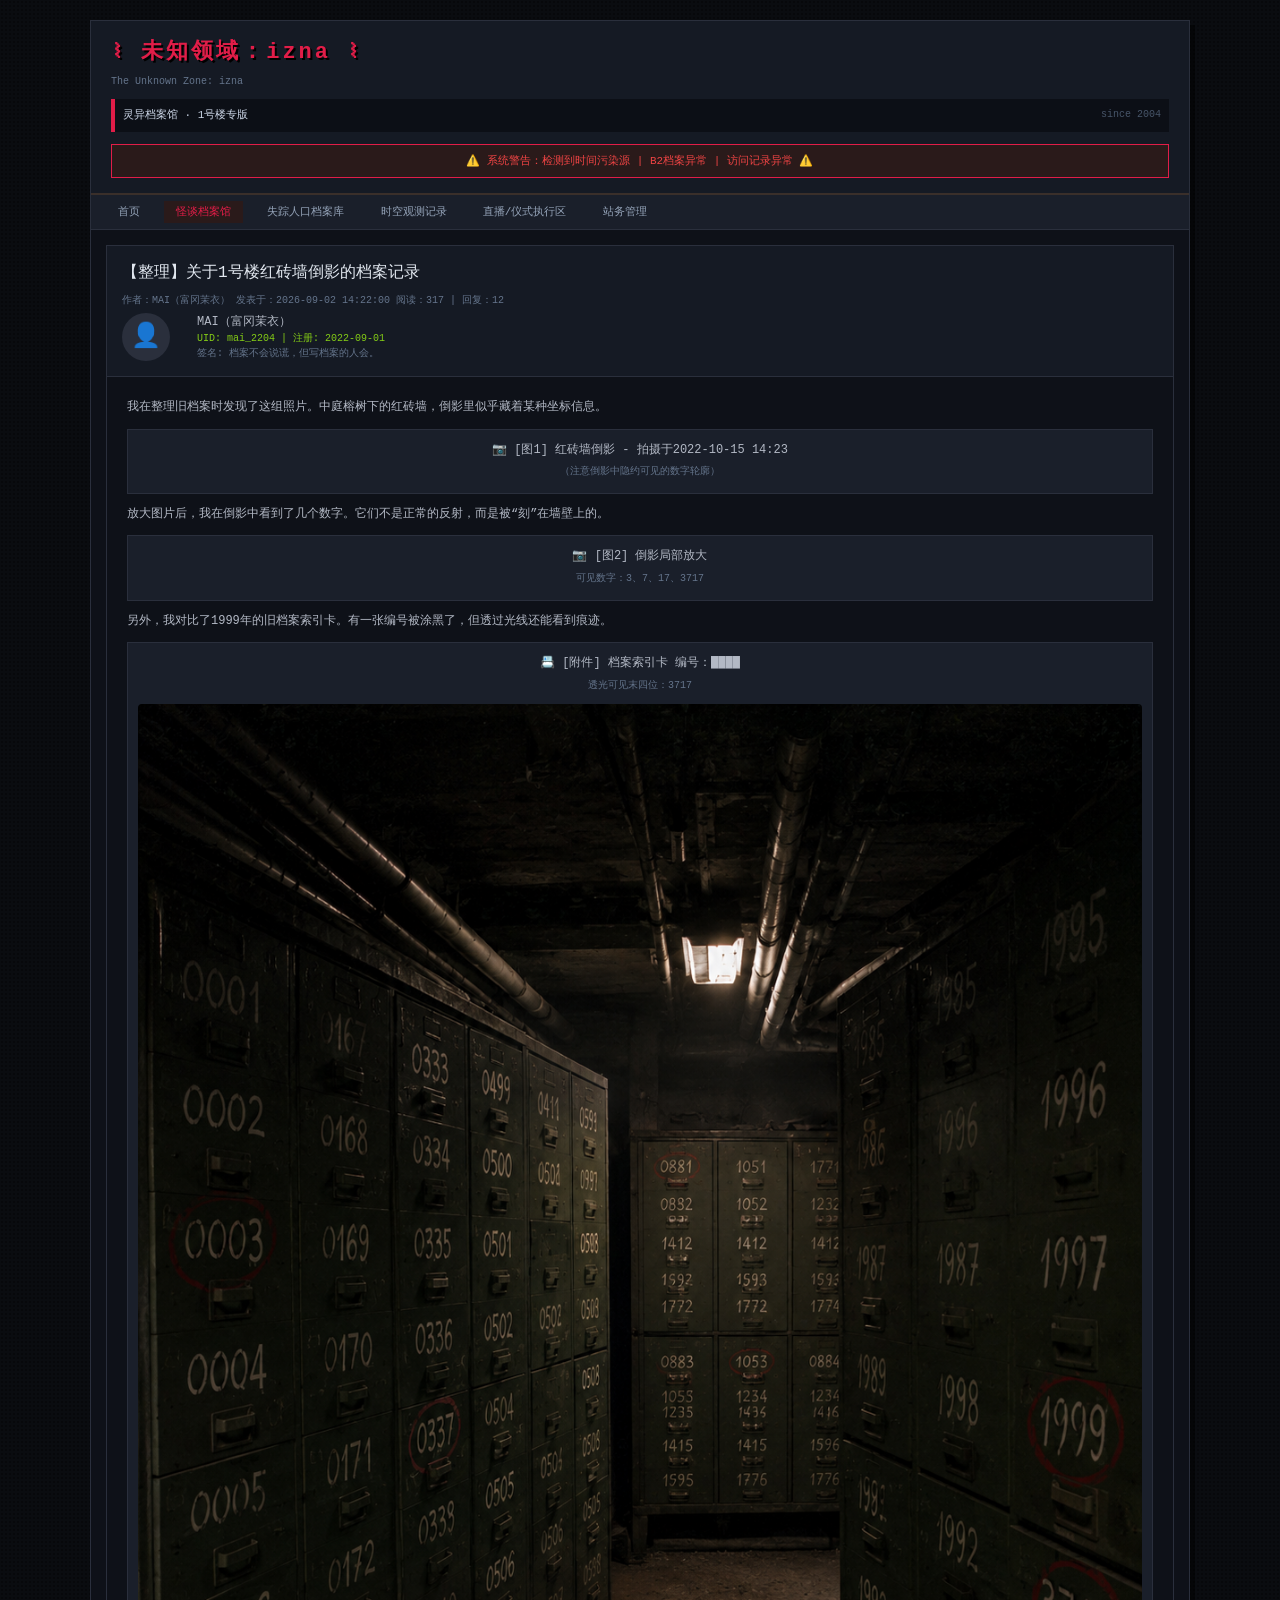
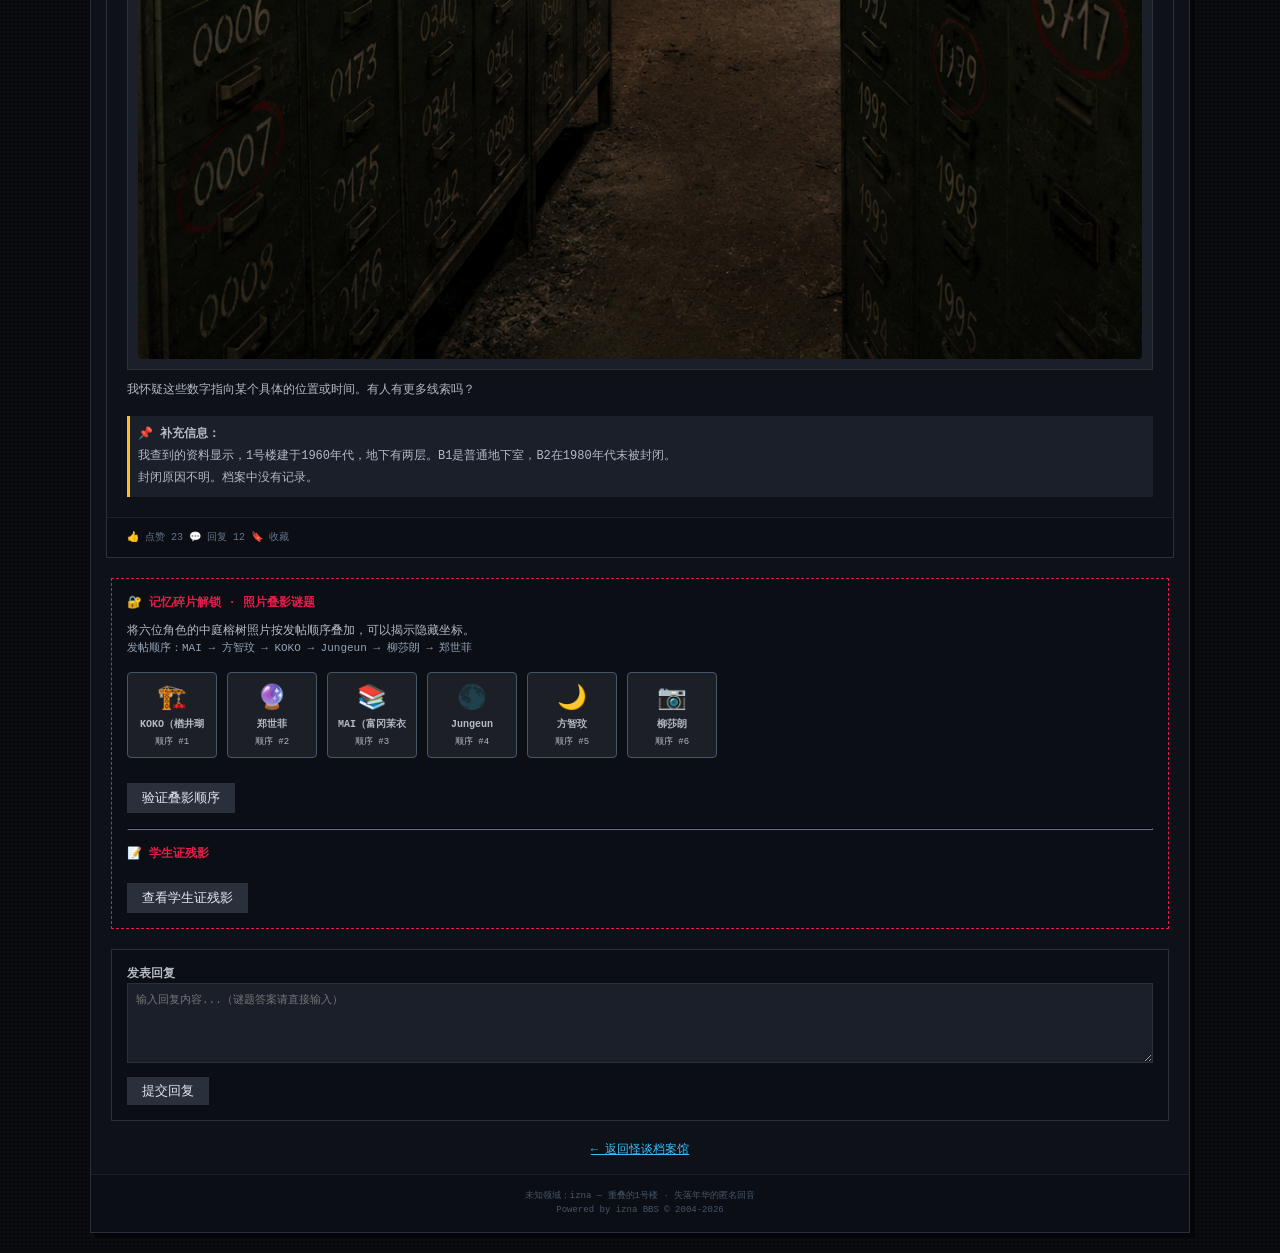
<file: post_mai.html>
<!DOCTYPE html>
<html lang="zh-CN">
<head>
<meta charset="UTF-8">
<meta name="viewport" content="width=device-width, initial-scale=1.0">
<title>未知领域：izna - 帖子：关于1号楼红砖墙倒影的档案记录</title>
<link rel="stylesheet" href="style.css">
</head>
<body>

<div class="container">
    <!-- 论坛头部 -->
    <div class="header">
        <div class="logo">
            <span class="logo-cn">⌇ 未知领域：izna ⌇</span>
            <span class="logo-en">The Unknown Zone: izna</span>
        </div>
        <div class="banner">
            <span class="banner-text">灵异档案馆 · 1号楼专版</span>
            <span class="banner-date">since 2004</span>
        </div>
        <div class="warning">
            ⚠️ 系统警告：检测到时间污染源 | B2档案异常 | 访问记录异常 ⚠️
        </div>
    </div>

    <!-- 导航栏 -->
    <div class="navbar">
        <a href="index.html">首页</a>
        <a href="forum-1.html" class="active">怪谈档案馆</a>
        <a href="forum-2.html">失踪人口档案库</a>
        <a href="forum-3.html">时空观测记录</a>
        <a href="forum-4.html">直播/仪式执行区</a>
        <a href="#">站务管理</a>
    </div>

    <!-- 帖子主体 -->
    <div class="post-container">
        <div class="post-header">
            <div class="post-title">【整理】关于1号楼红砖墙倒影的档案记录</div>
            <div class="post-meta">
                <span>作者：MAI（富冈茉衣）</span>
                <span>发表于：2026-09-02 14:22:00</span>
                <span>阅读：317 | 回复：12</span>
            </div>
            <div class="post-author-info">
                <div class="post-avatar">
                    <div class="avatar">👤</div>
                </div>
                <div>
                    <div>MAI（富冈茉衣）</div>
                    <div style="font-size:10px; color:#84cc16;">UID: mai_2204 | 注册: 2022-09-01</div>
                    <div style="font-size:10px; color:#64748b;">签名: 档案不会说谎，但写档案的人会。</div>
                </div>
            </div>
        </div>

        <div class="post-content">
            <p>我在整理旧档案时发现了这组照片。中庭榕树下的红砖墙，倒影里似乎藏着某种坐标信息。</p>
            
            <div class="photo-placeholder">
                📷 [图1] 红砖墙倒影 - 拍摄于2022-10-15 14:23<br>
                <span style="font-size:10px; color:#64748b;">（注意倒影中隐约可见的数字轮廓）</span>
            </div>
            
            <p>放大图片后，我在倒影中看到了几个数字。它们不是正常的反射，而是被“刻”在墙壁上的。</p>
            
            <div class="photo-placeholder">
                📷 [图2] 倒影局部放大<br>
                <span style="font-size:10px; color:#64748b;">可见数字：3、7、17、3717</span>
            </div>
            
            <p>另外，我对比了1999年的旧档案索引卡。有一张编号被涂黑了，但透过光线还能看到痕迹。</p>
            
            <div class="photo-placeholder">
                📇 [附件] 档案索引卡 编号：████<br>
                <span style="font-size:10px; color:#64748b;">透光可见末四位：3717</span>
                <img src="b2_archive.jpg" alt="档案索引卡">
            </div>
            
            <p>我怀疑这些数字指向某个具体的位置或时间。有人有更多线索吗？</p>
            
            <p style="margin-top:15px; padding:8px; background:#1a1f2a; border-left:3px solid #fbbf24;">
                <strong>📌 补充信息：</strong><br>
                我查到的资料显示，1号楼建于1960年代，地下有两层。B1是普通地下室，B2在1980年代末被封闭。<br>
                封闭原因不明。档案中没有记录。
            </p>
        </div>

        <div class="post-footer">
            <span>👍 点赞 23</span>
            <span>💬 回复 12</span>
            <span>🔖 收藏</span>
        </div>
    </div>

    <!-- 谜题交互区 -->
    <div class="puzzle-box">
        <h4>🔐 记忆碎片解锁 · 照片叠影谜题</h4>
        <p>将六位角色的中庭榕树照片按发帖顺序叠加，可以揭示隐藏坐标。</p>
        <p style="font-size:11px; color:#94a3b8;">发帖顺序：MAI → 方智玟 → KOKO → Jungeun → 柳莎朗 → 郑世菲</p>
        
        <div id="photo-stack-area" style="display: flex; flex-wrap: wrap; gap: 10px; margin: 15px 0;"></div>
        
        <button class="puzzle-btn" id="check-stack-btn">验证叠影顺序</button>
        <div id="stack-result" class="puzzle-result" style="display:none;"></div>
        
        <hr style="margin:15px 0; border-color:#2a2f3c;">
        
        <h4>📝 学生证残影</h4>
        <button class="puzzle-btn" id="show-student-id">查看学生证残影</button>
        <div id="student-id-result" class="puzzle-result" style="display:none;">
            <img src="student_card.jpg" alt="学生证残影" style="max-width:80%; margin:10px auto;">
        </div>
    </div>

    <!-- 回复区 -->
    <div class="reply-box reply-area">
        <h4>发表回复</h4>
        <textarea class="reply-textarea" placeholder="输入回复内容...（谜题答案请直接输入）"></textarea>
        <button class="reply-btn" id="submit-reply">提交回复</button>
        <div id="reply-result"></div>
    </div>

    <!-- 返回链接 -->
    <div style="margin: 15px; text-align: center;">
        <a href="forum-1.html" style="color:#38bdf8;">← 返回怪谈档案馆</a>
    </div>

    <div class="footer">
        <p>未知领域：izna — 重叠的1号楼 · 失落年华的匿名回音</p>
        <p>Powered by izna BBS © 2004-2026</p>
    </div>
</div>

<script src="script.js"></script>
<script>
    // 照片数据
    const photos = [
        { name: "MAI（富冈茉衣）", emoji: "📚", order: 0 },
        { name: "方智玟", emoji: "🌙", order: 1 },
        { name: "KOKO（楢井瑚瑚）", emoji: "🏗️", order: 2 },
        { name: "Jungeun", emoji: "🌑", order: 3 },
        { name: "柳莎朗", emoji: "📷", order: 4 },
        { name: "郑世菲", emoji: "🔮", order: 5 }
    ];
    
    // 初始打乱顺序，需要玩家手动排列回正确顺序 [0,1,2,3,4,5]
    let selectedOrder = [2, 5, 0, 3, 1, 4];
    const container = document.getElementById("photo-stack-area");
    
    function renderPhotos() {
        if (!container) return;
        container.innerHTML = '';
        selectedOrder.forEach((idx, pos) => {
            const p = photos[idx];
            const div = document.createElement('div');
            div.style.cssText = "background:#1c1f26; border:1px solid #475569; border-radius:4px; padding:8px; width:90px; text-align:center; cursor:pointer;";
            div.innerHTML = `<div style="font-size:24px;">${p.emoji}</div>
                             <div style="font-size:10px; font-weight:bold;">${p.name.substring(0,8)}</div>
                             <div style="font-size:9px; margin-top:4px;">顺序 #${pos+1}</div>`;
            div.addEventListener('click', () => {
                if (pos > 0) {
                    [selectedOrder[pos], selectedOrder[pos-1]] = [selectedOrder[pos-1], selectedOrder[pos]];
                    renderPhotos();
                }
            });
            container.appendChild(div);
        });
    }
    
    if (container) renderPhotos();
    
    document.getElementById("check-stack-btn")?.addEventListener("click", () => {
        const isCorrect = selectedOrder.join(',') === '0,1,2,3,4,5';
        const resultDiv = document.getElementById("stack-result");
        if (isCorrect) {
            resultDiv.style.display = "block";
            resultDiv.innerHTML = "✨ 叠影中央浮现文字：【 B2 在榕树正下方，向下 12 步 】 ✨<br>✅ 学生证残影已解锁！";
            document.getElementById("student-id-result").style.display = "block";
            document.getElementById("student-id-result").innerHTML = '<img src="student_card.jpg" alt="学生证残影" style="max-width:80%; margin:10px auto; display:block;">📇 学生证信息：<br>姓名：乔□<br>入学：1999<br>编号末四位：3717<br><span style="font-size:10px; color:#64748b;">边缘灰度条隐藏日期：1999-03-17 / 1999-10-22</span>';
            window.iznaAPI?.unlockMemory('mai', 30);
        } else {
            resultDiv.style.display = "block";
            resultDiv.innerHTML = "❌ 照片顺序错误。请按发帖顺序排列：MAI → 方智玟 → KOKO → Jungeun → 柳莎朗 → 郑世菲（点击图片调整顺序）";
        }
    });
    
    document.getElementById("show-student-id")?.addEventListener("click", () => {
        const el = document.getElementById("student-id-result");
        el.style.display = "block";
        el.innerHTML = '<img src="student_card.jpg" alt="学生证残影" style="max-width:80%; margin:10px auto; display:block;">📇 学生证信息：<br>姓名：乔□<br>入学：1999<br>编号末四位：3717<br><span style="font-size:10px; color:#64748b;">边缘灰度条隐藏日期：1999-03-17 / 1999-10-22</span>';
    });
    
    document.getElementById("submit-reply")?.addEventListener("click", () => {
        const replyText = document.querySelector(".reply-textarea")?.value;
        if (replyText && replyText.toLowerCase().includes("b2")) {
            window.iznaAPI?.showSystemMessage("权限不足，需要学生证末四位。");
        } else if (replyText && replyText.includes("3717")) {
            window.iznaAPI?.showSystemMessage("验证通过。你正在接近真相。");
            window.iznaAPI?.unlockMemory('mai', 30);
        } else if (replyText) {
            window.iznaAPI?.showSystemMessage("回复已提交。等待审核。");
        }
    });
</script>
</body>
</html>
</file>
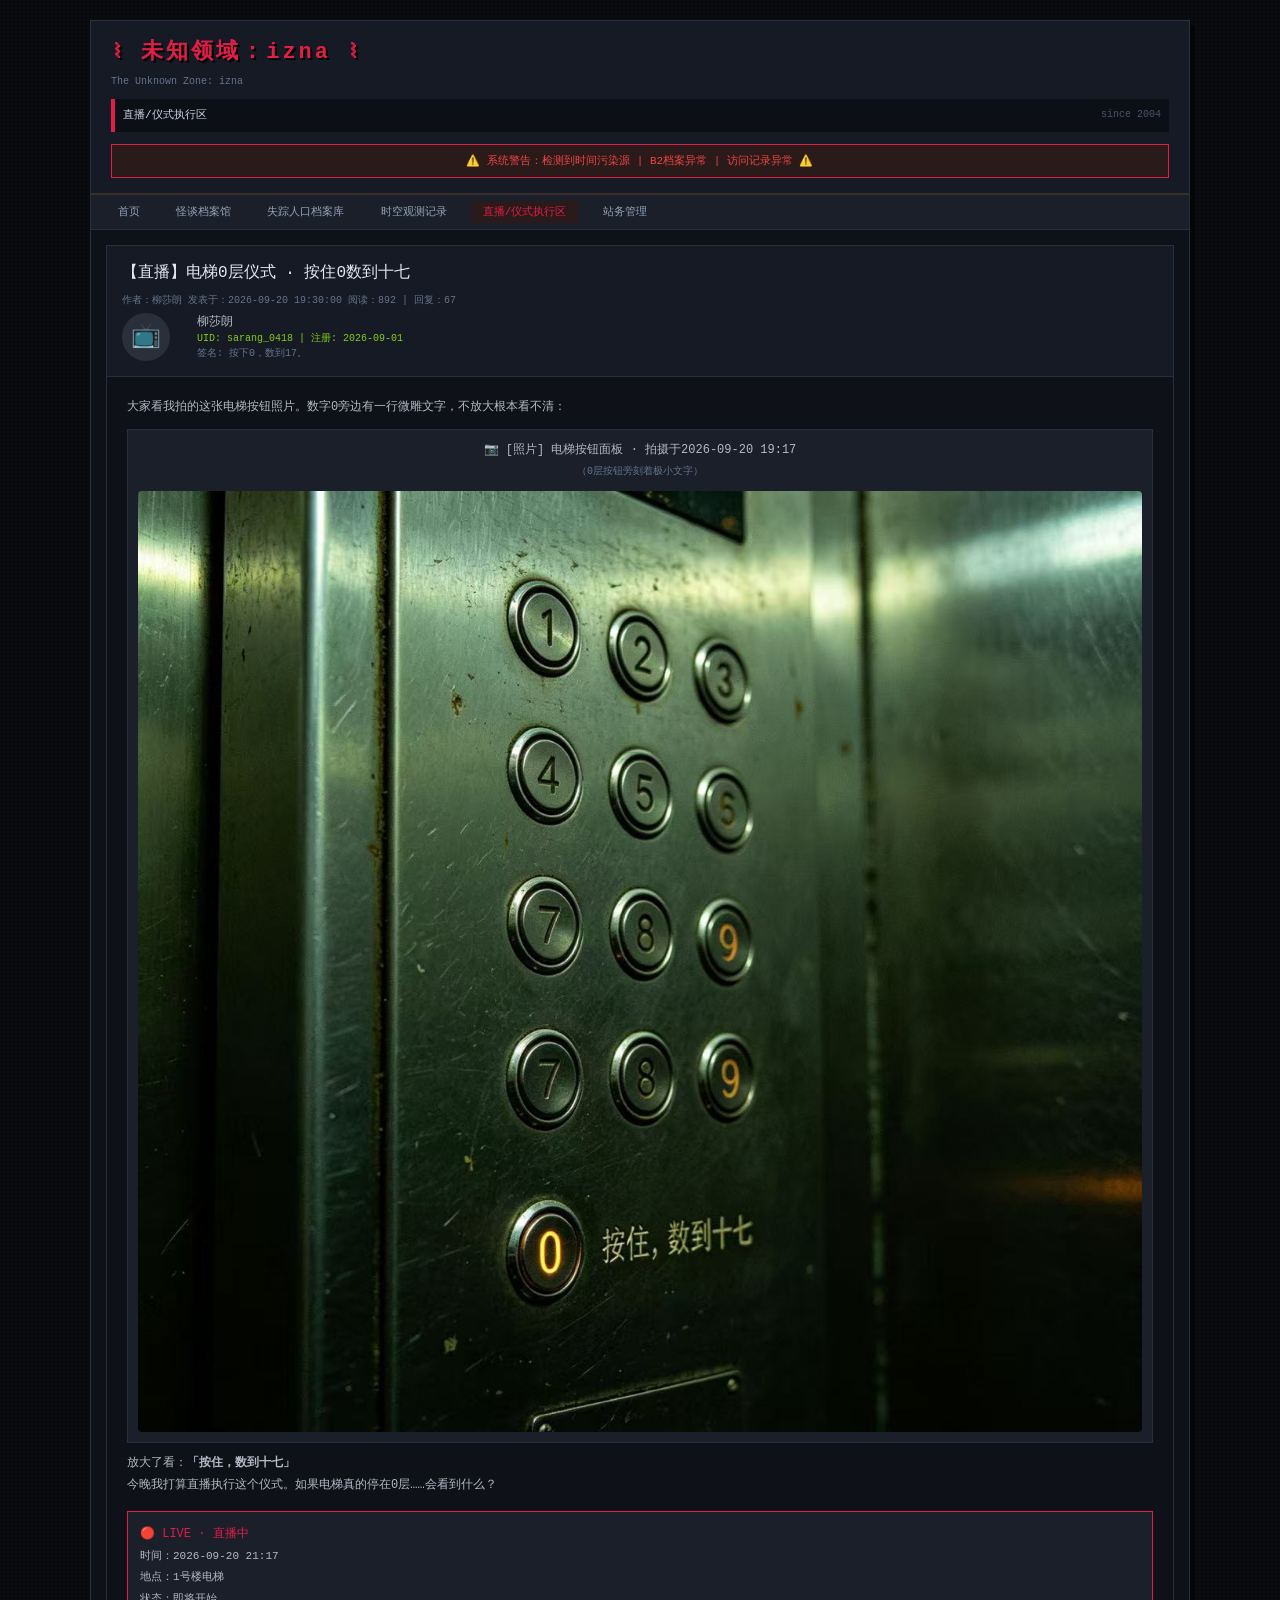
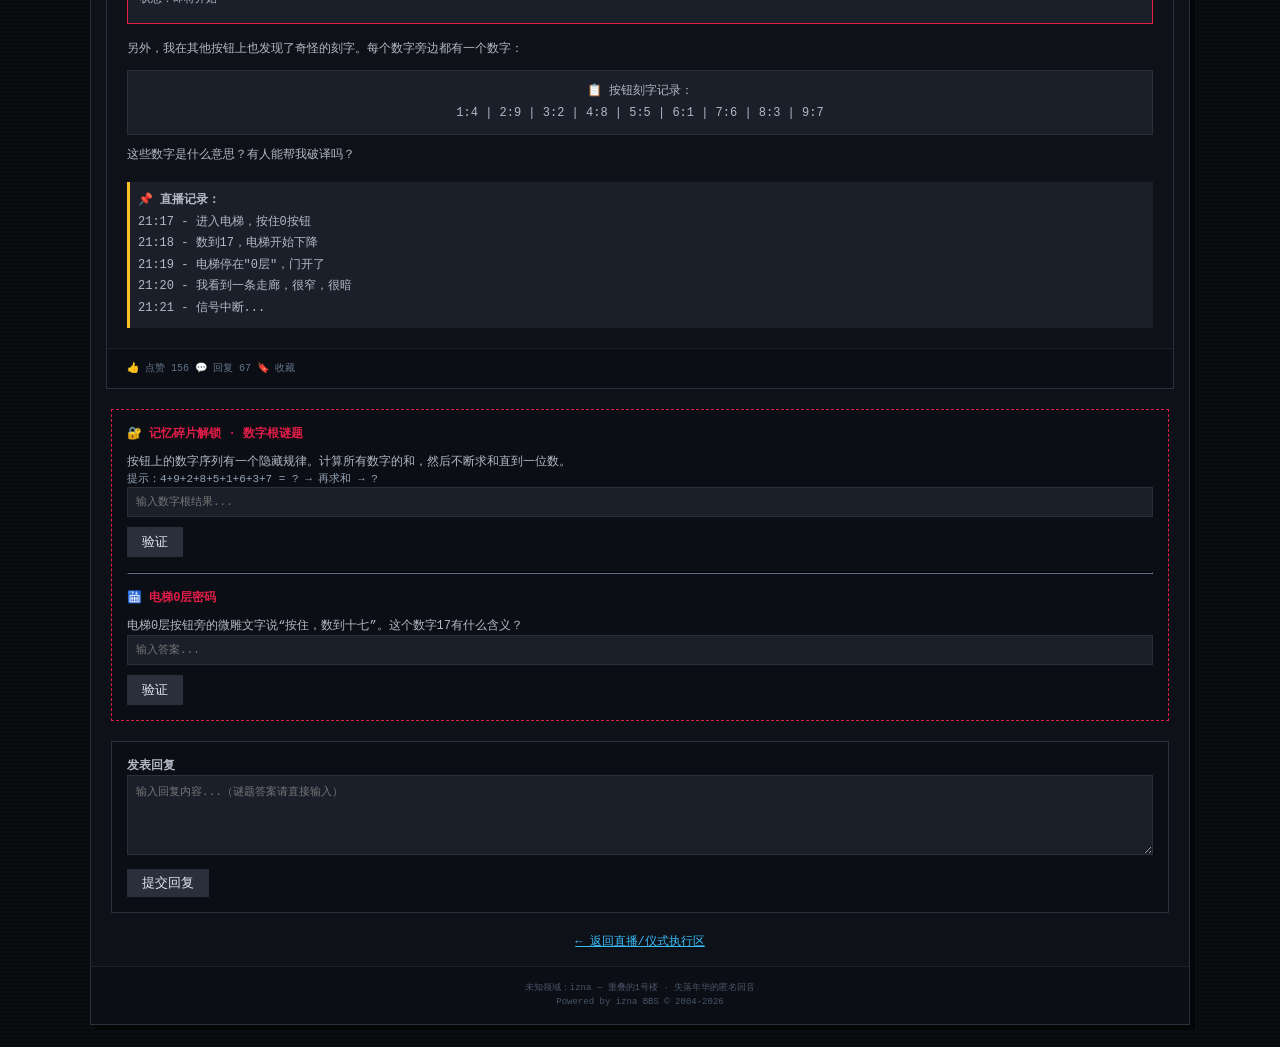
<file: post_sarang.html>
<!DOCTYPE html>
<html lang="zh-CN">
<head>
<meta charset="UTF-8">
<meta name="viewport" content="width=device-width, initial-scale=1.0">
<title>未知领域：izna - 帖子：电梯0层仪式 · 今晚执行</title>
<link rel="stylesheet" href="style.css">
</head>
<body>

<div class="container">
    <div class="header">
        <div class="logo">
            <span class="logo-cn">⌇ 未知领域：izna ⌇</span>
            <span class="logo-en">The Unknown Zone: izna</span>
        </div>
        <div class="banner">
            <span class="banner-text">直播/仪式执行区</span>
            <span class="banner-date">since 2004</span>
        </div>
        <div class="warning">
            ⚠️ 系统警告：检测到时间污染源 | B2档案异常 | 访问记录异常 ⚠️
        </div>
    </div>

    <div class="navbar">
        <a href="index.html">首页</a>
        <a href="forum-1.html">怪谈档案馆</a>
        <a href="forum-2.html">失踪人口档案库</a>
        <a href="forum-3.html">时空观测记录</a>
        <a href="forum-4.html" class="active">直播/仪式执行区</a>
        <a href="#">站务管理</a>
    </div>

    <div class="post-container">
        <div class="post-header">
            <div class="post-title">【直播】电梯0层仪式 · 按住0数到十七</div>
            <div class="post-meta">
                <span>作者：柳莎朗</span>
                <span>发表于：2026-09-20 19:30:00</span>
                <span>阅读：892 | 回复：67</span>
            </div>
            <div class="post-author-info">
                <div class="post-avatar">
                    <div class="avatar">📺</div>
                </div>
                <div>
                    <div>柳莎朗</div>
                    <div style="font-size:10px; color:#84cc16;">UID: sarang_0418 | 注册: 2026-09-01</div>
                    <div style="font-size:10px; color:#64748b;">签名: 按下0，数到17。</div>
                </div>
            </div>
        </div>

        <div class="post-content">
            <p>大家看我拍的这张电梯按钮照片。数字0旁边有一行微雕文字，不放大根本看不清：</p>
            
            <div class="photo-placeholder">
                📷 [照片] 电梯按钮面板 · 拍摄于2026-09-20 19:17<br>
                <span style="font-size:10px; color:#64748b;">（0层按钮旁刻着极小文字）</span>
                <img src="elevator_panel.jpg" alt="电梯按钮面板">
            </div>
            
            <p>放大了看：<strong>「按住，数到十七」</strong></p>
            
            <p>今晚我打算直播执行这个仪式。如果电梯真的停在0层……会看到什么？</p>
            
            <div style="background:#1a1f2a; padding:12px; margin:15px 0; border:1px solid #e11d48;">
                <span style="color:#e11d48;">🔴 LIVE · 直播中</span><br>
                <span style="font-size:11px;">时间：2026-09-20 21:17<br>地点：1号楼电梯<br>状态：即将开始</span>
            </div>
            
            <p>另外，我在其他按钮上也发现了奇怪的刻字。每个数字旁边都有一个数字：</p>
            
            <div class="photo-placeholder">
                📋 按钮刻字记录：<br>
                1:4 | 2:9 | 3:2 | 4:8 | 5:5 | 6:1 | 7:6 | 8:3 | 9:7
            </div>
            
            <p>这些数字是什么意思？有人能帮我破译吗？</p>
            
            <p style="margin-top:15px; padding:8px; background:#1a1f2a; border-left:3px solid #fbbf24;">
                <strong>📌 直播记录：</strong><br>
                21:17 - 进入电梯，按住0按钮<br>
                21:18 - 数到17，电梯开始下降<br>
                21:19 - 电梯停在"0层"，门开了<br>
                21:20 - 我看到一条走廊，很窄，很暗<br>
                21:21 - 信号中断...
            </p>
        </div>

        <div class="post-footer">
            <span>👍 点赞 156</span>
            <span>💬 回复 67</span>
            <span>🔖 收藏</span>
        </div>
    </div>

    <!-- 谜题交互区 -->
    <div class="puzzle-box">
        <h4>🔐 记忆碎片解锁 · 数字根谜题</h4>
        <p>按钮上的数字序列有一个隐藏规律。计算所有数字的和，然后不断求和直到一位数。</p>
        <p style="font-size:11px; color:#94a3b8;">提示：4+9+2+8+5+1+6+3+7 = ? → 再求和 → ?</p>
        
        <input type="text" id="digital-root-input" class="puzzle-input" placeholder="输入数字根结果...">
        <button class="puzzle-btn" id="digital-root-btn">验证</button>
        <div id="digital-root-result" class="puzzle-result" style="display:none;"></div>
        
        <hr style="margin:15px 0; border-color:#2a2f3c;">
        
        <h4>🛗 电梯0层密码</h4>
        <p>电梯0层按钮旁的微雕文字说“按住，数到十七”。这个数字17有什么含义？</p>
        <input type="text" id="seventeen-input" class="puzzle-input" placeholder="输入答案...">
        <button class="puzzle-btn" id="seventeen-btn">验证</button>
        <div id="seventeen-result" class="puzzle-result" style="display:none;"></div>
    </div>

    <div class="reply-box reply-area">
        <h4>发表回复</h4>
        <textarea class="reply-textarea" placeholder="输入回复内容...（谜题答案请直接输入）"></textarea>
        <button class="reply-btn" id="submit-reply">提交回复</button>
        <div id="reply-result"></div>
    </div>

    <div style="margin: 15px; text-align: center;">
        <a href="forum-4.html" style="color:#38bdf8;">← 返回直播/仪式执行区</a>
    </div>

    <div class="footer">
        <p>未知领域：izna — 重叠的1号楼 · 失落年华的匿名回音</p>
        <p>Powered by izna BBS © 2004-2026</p>
    </div>
</div>

<script src="script.js"></script>
<script>
    document.getElementById("digital-root-btn")?.addEventListener("click", () => {
        const input = document.getElementById("digital-root-input")?.value.trim();
        const resultDiv = document.getElementById("digital-root-result");
        // 4+9+2+8+5+1+6+3+7 = 45 → 4+5 = 9
        if (input === "9" || input === "九") {
            resultDiv.style.display = "block";
            resultDiv.innerHTML = "✅ 正确。数字根为9，象征归零。0层仪式是乔时引导的陷阱——她需要有人自愿执行。";
            window.iznaAPI?.unlockMemory('sarang', 25);
        } else {
            resultDiv.style.display = "block";
            resultDiv.innerHTML = "❌ 答案错误。提示：4+9+2+8+5+1+6+3+7 = ? 再求和到一位数。";
        }
    });
    
    document.getElementById("seventeen-btn")?.addEventListener("click", () => {
        const input = document.getElementById("seventeen-input")?.value.trim();
        const resultDiv = document.getElementById("seventeen-result");
        if (input === "B2回声廊长度" || input === "17步" || input === "17米" || input.includes("17")) {
            resultDiv.style.display = "block";
            resultDiv.innerHTML = "✅ 正确。B2回声廊长17米，任何声音都会在7秒后重复。数到17是为了激活沙漏。";
        } else {
            resultDiv.style.display = "block";
            resultDiv.innerHTML = "❌ 答案错误。提示：与B2的某个空间特征有关。";
        }
    });
    
    document.getElementById("submit-reply")?.addEventListener("click", () => {
        const replyText = document.querySelector(".reply-textarea")?.value;
        if (replyText && replyText.includes("0层")) {
            window.iznaAPI?.showSystemMessage("0层不是电梯的终点。是B2的入口。");
        } else if (replyText && replyText.includes("17")) {
            window.iznaAPI?.showSystemMessage("17是沙漏翻转的周期。你正在参与乔时的仪式。");
        } else if (replyText) {
            window.iznaAPI?.showSystemMessage("直播信号不稳定。请耐心等待。");
        }
    });
</script>
</body>
</html>
</file>
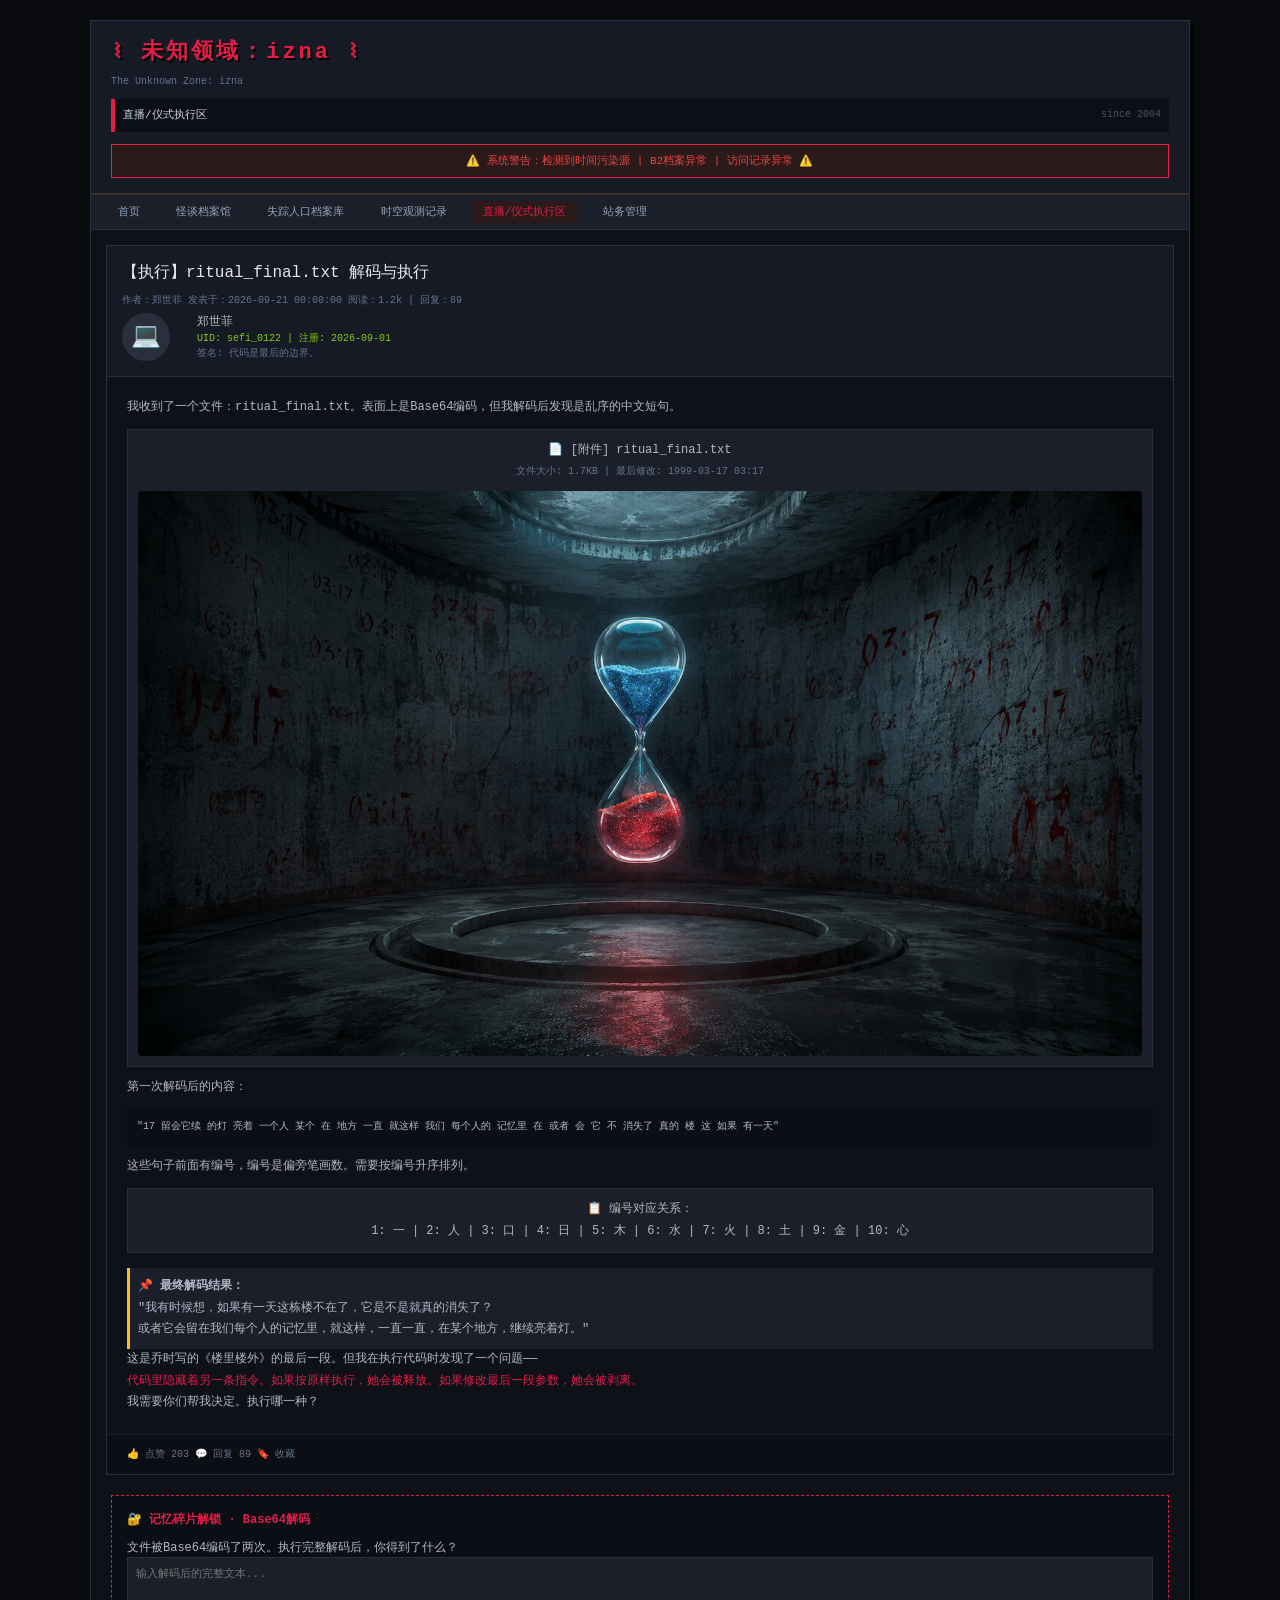
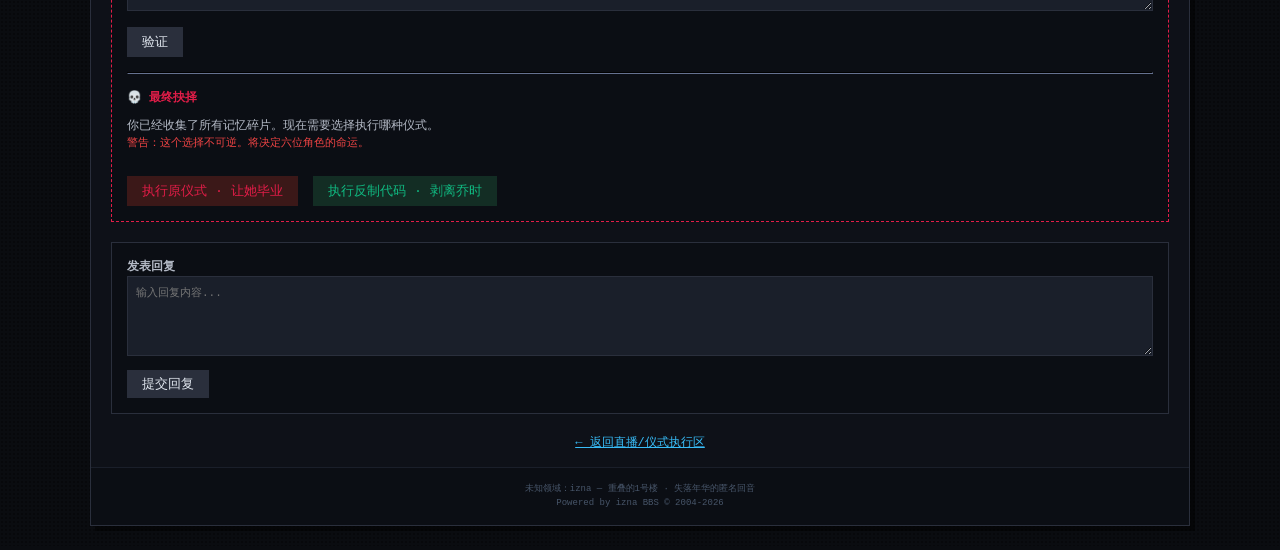
<file: post_sefi.html>
<!DOCTYPE html>
<html lang="zh-CN">
<head>
<meta charset="UTF-8">
<meta name="viewport" content="width=device-width, initial-scale=1.0">
<title>未知领域：izna - 帖子：ritual_final.txt 解码与执行</title>
<link rel="stylesheet" href="style.css">
</head>
<body>

<div class="container">
    <div class="header">
        <div class="logo">
            <span class="logo-cn">⌇ 未知领域：izna ⌇</span>
            <span class="logo-en">The Unknown Zone: izna</span>
        </div>
        <div class="banner">
            <span class="banner-text">直播/仪式执行区</span>
            <span class="banner-date">since 2004</span>
        </div>
        <div class="warning">
            ⚠️ 系统警告：检测到时间污染源 | B2档案异常 | 访问记录异常 ⚠️
        </div>
    </div>

    <div class="navbar">
        <a href="index.html">首页</a>
        <a href="forum-1.html">怪谈档案馆</a>
        <a href="forum-2.html">失踪人口档案库</a>
        <a href="forum-3.html">时空观测记录</a>
        <a href="forum-4.html" class="active">直播/仪式执行区</a>
        <a href="#">站务管理</a>
    </div>

    <div class="post-container">
        <div class="post-header">
            <div class="post-title">【执行】ritual_final.txt 解码与执行</div>
            <div class="post-meta">
                <span>作者：郑世菲</span>
                <span>发表于：2026-09-21 00:00:00</span>
                <span>阅读：1.2k | 回复：89</span>
            </div>
            <div class="post-author-info">
                <div class="post-avatar">
                    <div class="avatar">💻</div>
                </div>
                <div>
                    <div>郑世菲</div>
                    <div style="font-size:10px; color:#84cc16;">UID: sefi_0122 | 注册: 2026-09-01</div>
                    <div style="font-size:10px; color:#64748b;">签名: 代码是最后的边界。</div>
                </div>
            </div>
        </div>

        <div class="post-content">
            <p>我收到了一个文件：<code>ritual_final.txt</code>。表面上是Base64编码，但我解码后发现是乱序的中文短句。</p>
            
            <div class="photo-placeholder">
                📄 [附件] ritual_final.txt<br>
                <span style="font-size:10px; color:#64748b;">文件大小: 1.7KB | 最后修改: 1999-03-17 03:17</span>
                <img src="b2_sandglass.jpg" alt="悬浮沙漏">
            </div>
            
            <p>第一次解码后的内容：</p>
            <div style="background:#0b0e14; padding:10px; font-family:monospace; font-size:10px; margin:10px 0;">
                "17 留会它续 的灯 亮着 一个人 某个 在 地方 一直 就这样 我们 每个人的 记忆里 在 或者 会 它 不 消失了 真的 楼 这 如果 有一天"
            </div>
            
            <p>这些句子前面有编号，编号是偏旁笔画数。需要按编号升序排列。</p>
            
            <div class="photo-placeholder">
                📋 编号对应关系：<br>
                1: 一 | 2: 人 | 3: 口 | 4: 日 | 5: 木 | 6: 水 | 7: 火 | 8: 土 | 9: 金 | 10: 心
            </div>
            
            <p style="margin-top:15px; padding:8px; background:#1a1f2a; border-left:3px solid #fbbf24;">
                <strong>📌 最终解码结果：</strong><br>
                "我有时候想，如果有一天这栋楼不在了，它是不是就真的消失了？<br>
                或者它会留在我们每个人的记忆里，就这样，一直一直，在某个地方，继续亮着灯。"
            </p>
            
            <p>这是乔时写的《楼里楼外》的最后一段。但我在执行代码时发现了一个问题——</p>
            
            <p style="color:#e11d48;">代码里隐藏着另一条指令。如果按原样执行，她会被释放。如果修改最后一段参数，她会被剥离。</p>
            
            <p>我需要你们帮我决定。执行哪一种？</p>
        </div>

        <div class="post-footer">
            <span>👍 点赞 203</span>
            <span>💬 回复 89</span>
            <span>🔖 收藏</span>
        </div>
    </div>

    <!-- 谜题交互区 -->
    <div class="puzzle-box">
        <h4>🔐 记忆碎片解锁 · Base64解码</h4>
        <p>文件被Base64编码了两次。执行完整解码后，你得到了什么？</p>
        
        <textarea id="base64-input" class="puzzle-input" rows="3" placeholder="输入解码后的完整文本..."></textarea>
        <button class="puzzle-btn" id="base64-btn">验证</button>
        <div id="base64-result" class="puzzle-result" style="display:none;"></div>
        
        <hr style="margin:15px 0; border-color:#2a2f3c;">
        
        <h4>💀 最终抉择</h4>
        <p>你已经收集了所有记忆碎片。现在需要选择执行哪种仪式。</p>
        <p style="font-size:11px; color:#ef4444;">警告：这个选择不可逆。将决定六位角色的命运。</p>
        
        <div style="display:flex; gap:15px; margin-top:15px;">
            <button class="puzzle-btn" id="choice-bad" style="background:#3b1818; border-color:#e11d48; color:#e11d48;">执行原仪式 · 让她毕业</button>
            <button class="puzzle-btn" id="choice-good" style="background:#132d24; border-color:#10b981; color:#10b981;">执行反制代码 · 剥离乔时</button>
        </div>
        <div id="choice-result" class="puzzle-result" style="display:none;"></div>
    </div>

    <!-- 《楼里楼外》全文展示区 - 解码成功后显示 -->
    <div class="puzzle-box" id="full-article" style="display:none;">
        <h4>📖 《楼里楼外》 · 乔时 · 全文</h4>
        <div style="font-family:'Courier New', monospace; font-size:11px; line-height:1.8; max-height:450px; overflow-y:auto; background:#0b0e14; padding:15px; margin-top:10px;">
            <p><strong>【第一段】</strong><br>
            我来到这栋楼的第一天，就觉得它在看我。<br>
            不是比喻。<br>
            是走廊尽头的窗户。是楼梯间的镜子。是中庭那棵榕树的气根在风里晃动的节奏。<br>
            它们都在看我。<br>
            后来我才知道，那不是“看”。是在等我。<br><br>
            入学的第一周，我失眠了。不是因为认床，是因为墙壁里有声音。很低，很稳，像心跳。我贴着墙面听，那声音不在墙里，在地底下。有人在地底下呼吸。<br><br>
            室友问我为什么总在熄灯后出门。我说去上厕所。其实我去了东侧的铁门。那扇门被铁链锁着，但锁是新的。新的锁，锁一扇旧门。说明有人不想让里面的东西出来——或者，不想让外面的人进去。<br><br>
            我蹲在铁门前，摸到了地上的划痕。有人在这里数过步数。<br>
            从铁门到中庭榕树下，十二步。<br>
            我第一次知道这件事的时候，还不知道它会把我带到哪里。</p>

            <p><strong>【第二段】</strong><br>
            我翻遍了B2的每一个档案柜。然后发现自己不是第一个。<br><br>
            B2在地下二层。入口在东侧铁门后面的楼梯，被封死了，但封得不彻底。我用了三天，撬开了侧门的一颗螺丝。只一颗。门就开了。<br><br>
            里面的空气是冷的，冷得不正常。不是那种潮湿的地下室冷，是时间停滞的冷。<br><br>
            档案柜是军绿色的，编号从0001到1999。我找到了1979年的校刊底稿。纸张发黄，字迹模糊，但最后一段我看得很清楚。因为我写过同样的话。一模一样的字，一模一样的顺序。<br>
            是我的笔迹。<br>
            但我从来没有写过那篇文章。<br><br>
            我翻了那一期的作者栏。全是笔名。有一篇没有署名。我对照了笔迹鉴定——是我。不是我“以后”会写，是“以前”就有人写过。<br>
            是1979年的某个人，写了和我一样的文字。<br><br>
            我把那页撕下来，夹在日记本里。后来日记本不见了。后来我发现，那篇文章不是我“找到”的。是有人放在那里，等我来拿的。<br>
            B2在等我。<br>
            就像1号楼等我一样。</p>

            <p><strong>【第三段】</strong><br>
            她告诉我，时间是可以借的。<br><br>
            B2里有一台老式磁带录音机。我不知道谁把它放在那里，但它一直在转。磁带没有尽头，或者说，磁带被循环了无数次。<br><br>
            我第一次听到那个声音的时候，以为是我自己的回声。<br>
            “你缺多少，就从后来的人身上拿。”<br>
            不是建议。是陈述。像在说一个物理定律。像在说重力。<br><br>
            我问你是谁。录音机没有回答。但那天晚上我回宿舍的时候，书桌上多了一封信。没有邮戳，没有署名。信纸上只有一句话：<br>
            “你缺两年。她没读完的那两年。”<br><br>
            是我母亲。<br><br>
            我在入学第二周就知道了。母亲1980年代初在这所学院读过，大二退学，理由是“不宜继续”。我一直以为那是精神问题。但档案柜编号0371的文件夹里，没有病历，没有心理评估。<br>
            只有一张学籍卡。<br>
            退学理由栏，红章盖着四个字：“不宜继续。”<br>
            但背面有人用铅笔写了一行小字：<br>
            “她去了B2。再也没有回来。”<br><br>
            母亲不是被退学的。她消失了。和乔时一样。<br>
            只不过她回来了——以另一种方式。她把那两年的执念塞给了我。<br><br>
            我翻到学籍卡最后一页的时候，听到了录音机里那个声音第二次说话：<br>
            “你不想成为下一个吗？”<br>
            我说不想。<br>
            但我的手没有松开那张卡。</p>

            <p><strong>【第四段】</strong><br>
            我有时候想，如果有一天这栋楼不在了，它是不是就真的消失了？<br>
            或者它会留在我们每个人的记忆里。<br>
            就这样，一直一直，在某个地方，继续亮着灯。<br><br>
            我不知道写下这段话的时候，我是谁。<br>
            是1999年刚入学的乔时？还是2001年躲在B2里不敢出去的乔时？还是1979年那个没有署名的女人？<br>
            也许我们是同一个人。<br>
            也许这栋楼就是我们的身体。每一块砖是一段记忆。每一扇窗是一个还没讲完的故事。<br><br>
            铁门会生锈。电梯会停运。榕树会被砍掉。<br>
            但B2不会。<br>
            它在地底下。一直在。等着下一个失眠的女孩，数着十二步，撬开那颗螺丝。<br>
            然后问她同样的话：<br>
            “你缺多少？”<br><br>
            我没有回答。<br>
            我把它写成了文章。<br><br>
            如果你在读这段话——说明你已经在B2里了。<br>
            不，不对。<br>
            说明B2已经在你的记忆里了。<br>
            它会一直亮着灯。<br>
            等你来续。</p>

            <p style="text-align:right; margin-top:20px;">——乔时，1999届中文系 · 永远大一</p>
        </div>
    </div>

    <div class="reply-box reply-area">
        <h4>发表回复</h4>
        <textarea class="reply-textarea" placeholder="输入回复内容..."></textarea>
        <button class="reply-btn" id="submit-reply">提交回复</button>
        <div id="reply-result"></div>
    </div>

    <div style="margin: 15px; text-align: center;">
        <a href="forum-4.html" style="color:#38bdf8;">← 返回直播/仪式执行区</a>
    </div>

    <div class="footer">
        <p>未知领域：izna — 重叠的1号楼 · 失落年华的匿名回音</p>
        <p>Powered by izna BBS © 2004-2026</p>
    </div>
</div>

<script src="script.js"></script>
<script>
    const correctText = "我有时候想，如果有一天这栋楼不在了，它是不是就真的消失了？或者它会留在我们每个人的记忆里，就这样，一直一直，在某个地方，继续亮着灯。";
    
    document.getElementById("base64-btn")?.addEventListener("click", () => {
        const input = document.getElementById("base64-input")?.value.trim();
        const resultDiv = document.getElementById("base64-result");
        // 简化的验证：检查关键内容
        if (input.includes("继续亮着灯") || input.includes("它是不是就真的消失了")) {
            resultDiv.style.display = "block";
            resultDiv.innerHTML = "✅ 解码成功！《楼里楼外》全文已解锁。";
            // 显示完整文章
            document.getElementById("full-article").style.display = "block";
            window.iznaAPI?.unlockMemory('sefi', 45);
        } else {
            resultDiv.style.display = "block";
            resultDiv.innerHTML = "❌ 解码错误。提示：需要Base64解码两次，然后按偏旁笔画数排序。";
        }
    });
    
    document.getElementById("choice-bad")?.addEventListener("click", () => {
        const resultDiv = document.getElementById("choice-result");
        resultDiv.style.display = "block";
        resultDiv.innerHTML = "⚠️ 你选择了执行原仪式。乔时获得完整四年记忆，六位角色失去部分记忆...<br><a href='ending_bad.html' style='color:#e11d48;'>→ 进入结局</a>";
        localStorage.setItem('izna_ending', 'bad');
    });
    
    document.getElementById("choice-good")?.addEventListener("click", () => {
        const resultDiv = document.getElementById("choice-result");
        resultDiv.style.display = "block";
        resultDiv.innerHTML = "✨ 你选择了执行反制代码。乔时从时间褶皱中被剥离，六位角色记忆回归...<br><a href='ending_good.html' style='color:#10b981;'>→ 进入真结局</a>";
        localStorage.setItem('izna_ending', 'good');
    });
    
    document.getElementById("submit-reply")?.addEventListener("click", () => {
        const replyText = document.querySelector(".reply-textarea")?.value;
        if (replyText && (replyText.includes("反制") || replyText.includes("剥离"))) {
            window.iznaAPI?.showSystemMessage("你发现了真相。反制代码是唯一的出路。");
        } else if (replyText && replyText.includes("毕业")) {
            window.iznaAPI?.showSystemMessage("让她毕业不是终点。请三思。");
        } else if (replyText) {
            window.iznaAPI?.showSystemMessage("郑世菲正在分析你的回复。");
        }
    });
</script>
</body>
</html>
</file>
<file: style.css>
/* ============================================================
   未知领域：izna - 00年代论坛复古样式表
   风格：phpWind 5.x / Discuz! 6.0 仿制版
   基调：深灰、墨绿、猩红警告
   ============================================================ */

* {
    margin: 0;
    padding: 0;
    box-sizing: border-box;
}

body {
    background-color: #0a0c10;
    background-image: radial-gradient(rgba(0, 0, 0, 0.3) 1px, transparent 1px);
    background-size: 4px 4px;
    color: #b3b9c5;
    font-family: "Courier New", "SimSun", "宋体", "Microsoft YaHei", monospace;
    font-size: 12px;
    line-height: 1.5;
    padding: 20px;
}

/* 主容器 */
.container {
    max-width: 1100px;
    margin: 0 auto;
    background: #0e1118;
    border: 1px solid #2a2f3c;
    box-shadow: 5px 5px 0 rgba(0, 0, 0, 0.5);
}

/* 头部 */
.header {
    background: #151a24;
    border-bottom: 2px solid #3a2f2a;
    padding: 15px 20px;
}

.logo-cn {
    font-size: 22px;
    font-weight: 900;
    color: #e11d48;
    letter-spacing: 3px;
    text-shadow: 2px 2px 0 #000;
}

.logo-en {
    font-size: 10px;
    color: #64748b;
    display: block;
    margin-top: 5px;
}

.banner {
    margin-top: 10px;
    padding: 8px;
    background: #0c0f16;
    border-left: 4px solid #e11d48;
    display: flex;
    justify-content: space-between;
}

.banner-text {
    color: #cbd5e6;
    font-size: 11px;
}

.banner-date {
    color: #475569;
    font-size: 10px;
}

.warning {
    margin-top: 12px;
    padding: 8px 12px;
    background: #2a1a1a;
    border: 1px solid #e11d48;
    color: #ef4444;
    font-size: 11px;
    text-align: center;
}

/* 导航栏 */
.navbar {
    background: #1a1f2a;
    padding: 8px 15px;
    border-bottom: 1px solid #2a2f3c;
}

.navbar a {
    color: #94a3b8;
    text-decoration: none;
    padding: 5px 12px;
    margin-right: 5px;
    font-size: 11px;
}

.navbar a:hover {
    color: #e2e8f0;
    background: #2a2f3c;
}

.navbar a.active {
    color: #e11d48;
    background: #2a1a1a;
}

/* 统计栏 */
.stats {
    background: #0b0e14;
    padding: 6px 15px;
    font-size: 10px;
    color: #64748b;
    display: flex;
    gap: 20px;
    border-bottom: 1px solid #1a1f2a;
}

.online-count {
    color: #10b981;
}

/* 版块分类 */
.category {
    margin: 20px 15px;
}

.category-header {
    background: #1a1f2a;
    padding: 8px 12px;
    font-size: 12px;
    font-weight: bold;
    color: #c7b28b;
    border-left: 4px solid #e11d48;
    margin-bottom: 1px;
}

.forum-table {
    width: 100%;
    border-collapse: collapse;
    background: #0e1118;
}

.forum-table tr {
    border-bottom: 1px solid #1a1f2a;
}

.forum-table td {
    padding: 10px 8px;
    font-size: 11px;
}

.forum-table tr:hover {
    background: #131824;
}

.icon {
    width: 35px;
    text-align: center;
    color: #64748b;
}

.topic {
    width: 55%;
}

.topic a {
    color: #38bdf8;
    text-decoration: none;
}

.topic a:hover {
    color: #60a5fa;
    text-decoration: underline;
}

.topic a.sticky {
    color: #fbbf24;
}

.topic a.warning-link {
    color: #ef4444;
}

.topic a.post-link-locked {
    color: #6b7280;
    cursor: not-allowed;
}

.topic a.post-link-dead {
    color: #4a4a5a;
    text-decoration: line-through;
}

.author {
    width: 20%;
    color: #84cc16;
    font-family: monospace;
    font-size: 10px;
}

.last-post {
    width: 15%;
    color: #475569;
    font-size: 10px;
}

/* 隐藏版块 */
.hidden-category {
    opacity: 0.6;
    filter: blur(0.5px);
}

/* 记忆碎片进度条 */
.memory-progress {
    margin: 20px 15px;
    padding: 15px;
    background: #0b0e14;
    border: 1px solid #2a2f3c;
}

.memory-title {
    display: flex;
    justify-content: space-between;
    margin-bottom: 12px;
    font-size: 11px;
    font-weight: bold;
}

.memory-warning {
    color: #ef4444;
    font-size: 9px;
}

.progress-bars {
    display: flex;
    flex-direction: column;
    gap: 8px;
}

.progress-item {
    display: flex;
    align-items: center;
    gap: 12px;
    font-size: 10px;
}

.progress-item span:first-child {
    width: 140px;
}

.progress-bar {
    flex: 1;
    height: 12px;
    background: #2a2f3c;
    border-radius: 2px;
    overflow: hidden;
}

.progress-fill {
    height: 100%;
    background: #e11d48;
    width: 0%;
    transition: width 0.3s;
}

.progress-status {
    width: 70px;
    font-family: monospace;
}

.progress-status.unlocked {
    color: #10b981;
}

.progress-status.locked {
    color: #6b7280;
}

.total-progress {
    margin-top: 12px;
    padding-top: 10px;
    border-top: 1px solid #1a1f2a;
    text-align: center;
    font-size: 11px;
}

.total-progress span {
    color: #e11d48;
    font-weight: bold;
}

/* 页脚 */
.footer {
    background: #0b0e14;
    padding: 15px;
    text-align: center;
    font-size: 9px;
    color: #475569;
    border-top: 1px solid #1a1f2a;
}

/* 帖子详情页样式 */
.post-container {
    background: #0e1118;
    margin: 15px;
    border: 1px solid #2a2f3c;
}

.post-header {
    background: #151a24;
    padding: 15px;
    border-bottom: 1px solid #2a2f3c;
}

.post-title {
    font-size: 16px;
    color: #e2e8f0;
    margin-bottom: 8px;
}

.post-meta {
    font-size: 10px;
    color: #64748b;
}

.post-author-info {
    display: flex;
    gap: 15px;
    margin-top: 5px;
}

.post-avatar {
    width: 60px;
    text-align: center;
}

.post-avatar .avatar {
    width: 48px;
    height: 48px;
    background: #2a2f3c;
    border-radius: 50%;
    display: flex;
    align-items: center;
    justify-content: center;
    font-size: 24px;
}

.post-content {
    padding: 20px;
    line-height: 1.8;
    font-size: 12px;
}

.post-footer {
    padding: 12px 20px;
    background: #0b0e14;
    border-top: 1px solid #1a1f2a;
    font-size: 10px;
    color: #64748b;
}

/* 谜题交互区 */
.puzzle-box {
    margin: 20px;
    padding: 15px;
    background: #0b0e14;
    border: 1px dashed #e11d48;
}

.puzzle-box h4 {
    color: #e11d48;
    margin-bottom: 10px;
    font-size: 12px;
}

.puzzle-input {
    width: 100%;
    background: #1a1f2a;
    border: 1px solid #2a2f3c;
    color: #e2e8f0;
    padding: 8px;
    font-family: monospace;
    font-size: 11px;
}

.puzzle-btn {
    background: #2a2f3c;
    border: none;
    color: #e2e8f0;
    padding: 6px 15px;
    margin-top: 10px;
    cursor: pointer;
    font-family: monospace;
}

.puzzle-btn:hover {
    background: #e11d48;
    color: #fff;
}

.puzzle-result {
    margin-top: 12px;
    padding: 10px;
    background: #00000066;
    border-left: 3px solid #e11d48;
    font-family: monospace;
    font-size: 11px;
}

/* 图片占位 */
.photo-placeholder {
    background: #1a1f2a;
    border: 1px solid #2a2f3c;
    padding: 10px;
    text-align: center;
    margin: 10px 0;
}

/* 回复区 */
.reply-box {
    margin: 20px;
    padding: 15px;
    background: #0b0e14;
    border: 1px solid #2a2f3c;
}

.reply-textarea {
    width: 100%;
    height: 80px;
    background: #1a1f2a;
    border: 1px solid #2a2f3c;
    color: #e2e8f0;
    padding: 8px;
    font-family: monospace;
    font-size: 11px;
}

.reply-btn {
    background: #2a2f3c;
    border: none;
    color: #e2e8f0;
    padding: 5px 15px;
    margin-top: 8px;
    cursor: pointer;
}

/* 系统回复 */
.system-reply {
    background: #1a1f2a;
    border-left: 3px solid #e11d48;
    padding: 10px;
    margin-top: 10px;
    font-size: 11px;
    color: #94a3b8;
}

/* 图片显示 */
.photo-placeholder img {
    max-width: 100%;
    height: auto;
    border-radius: 4px;
    margin-top: 8px;
    display: block;
}
</file>
